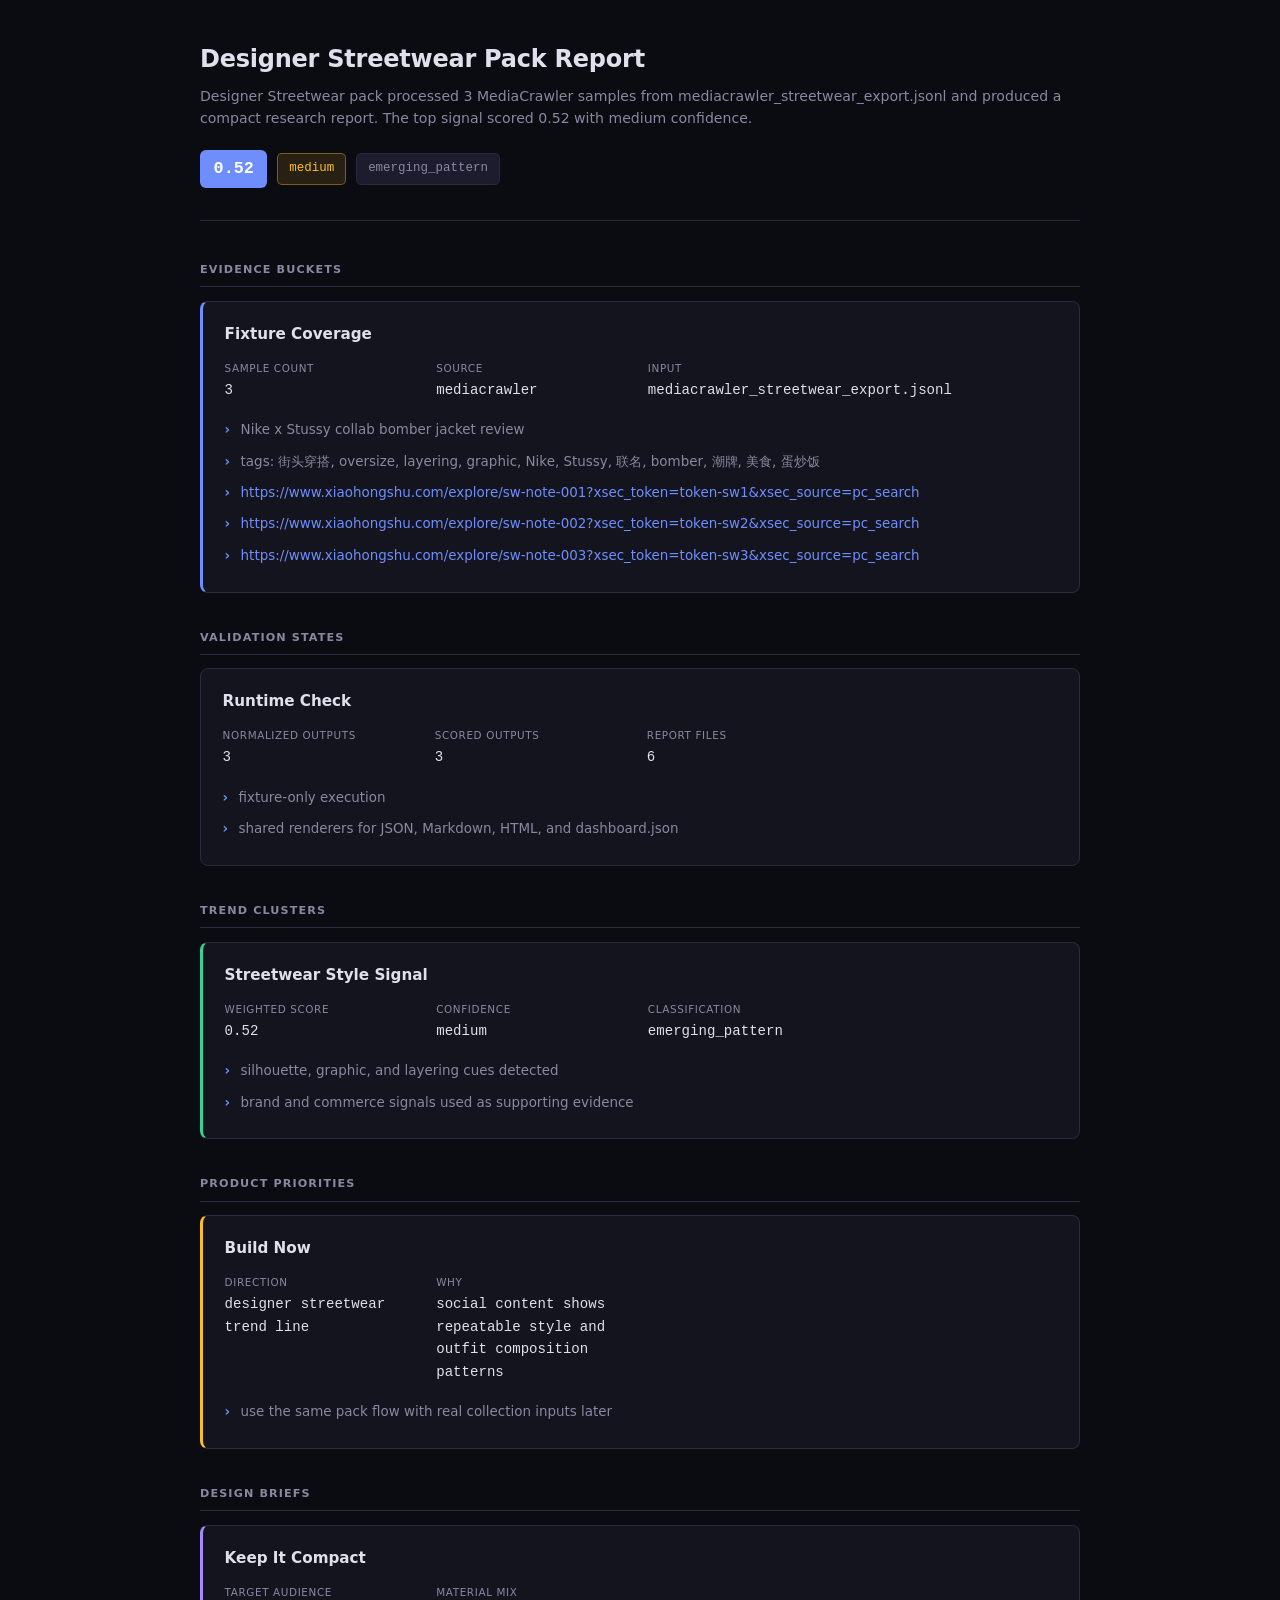
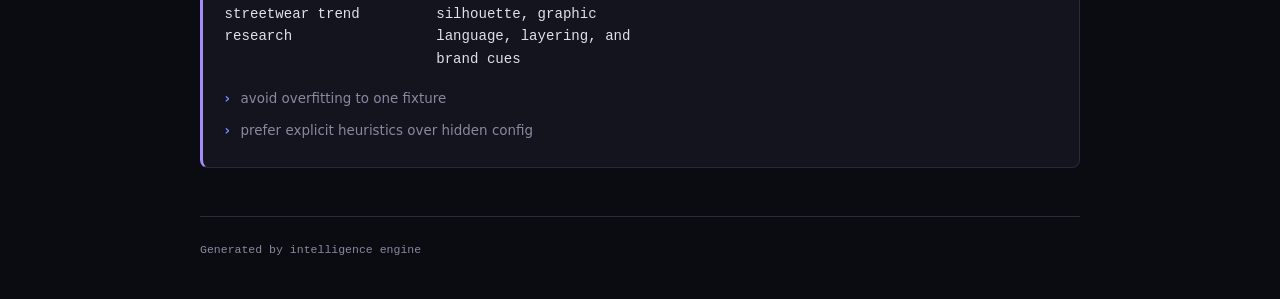
<file: output/streetwear/report.html>
<!doctype html>
<html lang="en">
<head>
  <meta charset="utf-8">
  <meta name="viewport" content="width=device-width, initial-scale=1">
  <title>Designer Streetwear Pack Report</title>
  <style>
    :root {
      --bg: #0b0b12;
      --surface: #14141f;
      --surface-raised: #1c1c2e;
      --border: #2a2a3c;
      --text: #dfe0ec;
      --text-muted: #8889a0;
      --accent: #6e8efb;
      --green: #34d399;
      --amber: #fbbf24;
      --red: #f87171;
      --purple: #a78bfa;
      --mono: 'SF Mono', 'Cascadia Code', 'Fira Code', 'Consolas', monospace;
      --sans: -apple-system, BlinkMacSystemFont, 'Segoe UI', system-ui, sans-serif;
    }
    *, *::before, *::after { margin: 0; padding: 0; box-sizing: border-box; }
    body { background: var(--bg); color: var(--text); font-family: var(--sans); line-height: 1.6; padding: 2.5rem 1.5rem; }
    main { max-width: 880px; margin: 0 auto; }

    /* Hero */
    .hero { padding-bottom: 2rem; margin-bottom: 2.5rem; border-bottom: 1px solid var(--border); }
    .hero h1 { font-size: 1.5rem; font-weight: 600; letter-spacing: -0.01em; margin-bottom: 0.5rem; }
    .hero .summary { color: var(--text-muted); font-size: 0.88rem; line-height: 1.55; margin-bottom: 1.25rem; }
    .score-bar { display: flex; gap: 0.6rem; flex-wrap: wrap; align-items: center; }
    .badge { display: inline-flex; align-items: center; padding: 0.3rem 0.7rem; border-radius: 5px; font-family: var(--mono); font-size: 0.78rem; font-weight: 500; white-space: nowrap; }
    .badge.score { background: var(--accent); color: #fff; font-size: 1.05rem; font-weight: 700; padding: 0.35rem 0.85rem; border-radius: 6px; }
    .badge.confidence { border: 1px solid var(--border); }
    .badge.confidence-high { background: rgba(52,211,153,0.12); color: var(--green); border-color: rgba(52,211,153,0.4); }
    .badge.confidence-medium { background: rgba(251,191,36,0.12); color: var(--amber); border-color: rgba(251,191,36,0.4); }
    .badge.confidence-low { background: rgba(248,113,113,0.12); color: var(--red); border-color: rgba(248,113,113,0.4); }
    .badge.classification { background: var(--surface-raised); color: var(--text-muted); border: 1px solid var(--border); }

    /* Sections */
    .report-section { margin-bottom: 2.25rem; }
    .report-section h2 { font-size: 0.7rem; text-transform: uppercase; letter-spacing: 0.1em; color: var(--text-muted); margin-bottom: 0.85rem; padding-bottom: 0.45rem; border-bottom: 1px solid var(--border); }

    /* Cards */
    .card { background: var(--surface); border: 1px solid var(--border); border-radius: 8px; padding: 1.25rem 1.35rem; margin-bottom: 0.65rem; }
    .card h3 { font-size: 0.95rem; font-weight: 600; margin-bottom: 0.85rem; }

    /* Field grid */
    .field-grid { display: grid; grid-template-columns: repeat(auto-fill, minmax(180px, 1fr)); gap: 0.85rem; }
    .field-grid:not(:empty) { margin-bottom: 0.85rem; }
    .field { display: flex; flex-direction: column; gap: 0.15rem; }
    .field .label { font-size: 0.65rem; text-transform: uppercase; letter-spacing: 0.06em; color: var(--text-muted); }
    .field .value { font-family: var(--mono); font-size: 0.88rem; }

    /* Bullets */
    .bullets { list-style: none; padding: 0; }
    .bullets li { padding: 0.35rem 0 0.35rem 1rem; position: relative; font-size: 0.84rem; color: var(--text-muted); line-height: 1.5; }
    .bullets li::before { content: '\203A'; position: absolute; left: 0; color: var(--accent); font-weight: 600; }
    .bullets a { color: var(--accent); text-decoration: none; word-break: break-all; }
    .bullets a:hover { text-decoration: underline; }

    /* Section accents */
    .evidence-buckets .card { border-left: 3px solid var(--accent); }
    .trend-clusters .card { border-left: 3px solid var(--green); }
    .product-priorities .card { border-left: 3px solid var(--amber); }
    .design-briefs .card { border-left: 3px solid var(--purple); }

    /* Footer */
    .report-footer { margin-top: 3rem; padding-top: 1.5rem; border-top: 1px solid var(--border); color: var(--text-muted); font-size: 0.72rem; font-family: var(--mono); }

    @media (max-width: 640px) {
      body { padding: 1.25rem 1rem; }
      .field-grid { grid-template-columns: 1fr 1fr; }
      .hero h1 { font-size: 1.25rem; }
    }
  </style>
</head>
<body>
  <main>
    <header class="hero">
      <h1>Designer Streetwear Pack Report</h1>
      <p class="summary">Designer Streetwear pack processed 3 MediaCrawler samples from mediacrawler_streetwear_export.jsonl and produced a compact research report. The top signal scored 0.52 with medium confidence.</p>
      <div class="score-bar"><span class="badge score">0.52</span><span class="badge confidence confidence-medium">medium</span><span class="badge classification">emerging_pattern</span></div>
    </header>
    <section class="report-section evidence-buckets"><h2>Evidence Buckets</h2><div class="card"><h3>Fixture Coverage</h3><div class="field-grid"><div class="field"><span class="label">sample count</span><span class="value">3</span></div><div class="field"><span class="label">source</span><span class="value">mediacrawler</span></div><div class="field"><span class="label">input</span><span class="value">mediacrawler_streetwear_export.jsonl</span></div></div><ul class="bullets"><li>Nike x Stussy collab bomber jacket review</li><li>tags: 街头穿搭, oversize, layering, graphic, Nike, Stussy, 联名, bomber, 潮牌, 美食, 蛋炒饭</li><li><a href="https://www.xiaohongshu.com/explore/sw-note-001?xsec_token=token-sw1&amp;xsec_source=pc_search" target="_blank" rel="noopener">https://www.xiaohongshu.com/explore/sw-note-001?xsec_token=token-sw1&amp;xsec_source=pc_search</a></li><li><a href="https://www.xiaohongshu.com/explore/sw-note-002?xsec_token=token-sw2&amp;xsec_source=pc_search" target="_blank" rel="noopener">https://www.xiaohongshu.com/explore/sw-note-002?xsec_token=token-sw2&amp;xsec_source=pc_search</a></li><li><a href="https://www.xiaohongshu.com/explore/sw-note-003?xsec_token=token-sw3&amp;xsec_source=pc_search" target="_blank" rel="noopener">https://www.xiaohongshu.com/explore/sw-note-003?xsec_token=token-sw3&amp;xsec_source=pc_search</a></li></ul></div></section><section class="report-section validation-states"><h2>Validation States</h2><div class="card"><h3>Runtime Check</h3><div class="field-grid"><div class="field"><span class="label">normalized outputs</span><span class="value">3</span></div><div class="field"><span class="label">scored outputs</span><span class="value">3</span></div><div class="field"><span class="label">report files</span><span class="value">6</span></div></div><ul class="bullets"><li>fixture-only execution</li><li>shared renderers for JSON, Markdown, HTML, and dashboard.json</li></ul></div></section><section class="report-section trend-clusters"><h2>Trend Clusters</h2><div class="card"><h3>Streetwear Style Signal</h3><div class="field-grid"><div class="field"><span class="label">weighted score</span><span class="value">0.52</span></div><div class="field"><span class="label">confidence</span><span class="value">medium</span></div><div class="field"><span class="label">classification</span><span class="value">emerging_pattern</span></div></div><ul class="bullets"><li>silhouette, graphic, and layering cues detected</li><li>brand and commerce signals used as supporting evidence</li></ul></div></section><section class="report-section product-priorities"><h2>Product Priorities</h2><div class="card"><h3>Build Now</h3><div class="field-grid"><div class="field"><span class="label">direction</span><span class="value">designer streetwear trend line</span></div><div class="field"><span class="label">why</span><span class="value">social content shows repeatable style and outfit composition patterns</span></div></div><ul class="bullets"><li>use the same pack flow with real collection inputs later</li></ul></div></section><section class="report-section design-briefs"><h2>Design Briefs</h2><div class="card"><h3>Keep It Compact</h3><div class="field-grid"><div class="field"><span class="label">target audience</span><span class="value">streetwear trend research</span></div><div class="field"><span class="label">material mix</span><span class="value">silhouette, graphic language, layering, and brand cues</span></div></div><ul class="bullets"><li>avoid overfitting to one fixture</li><li>prefer explicit heuristics over hidden config</li></ul></div></section>
    <footer class="report-footer">
      Generated by intelligence engine
    </footer>
  </main>
</body>
</html>
</file>
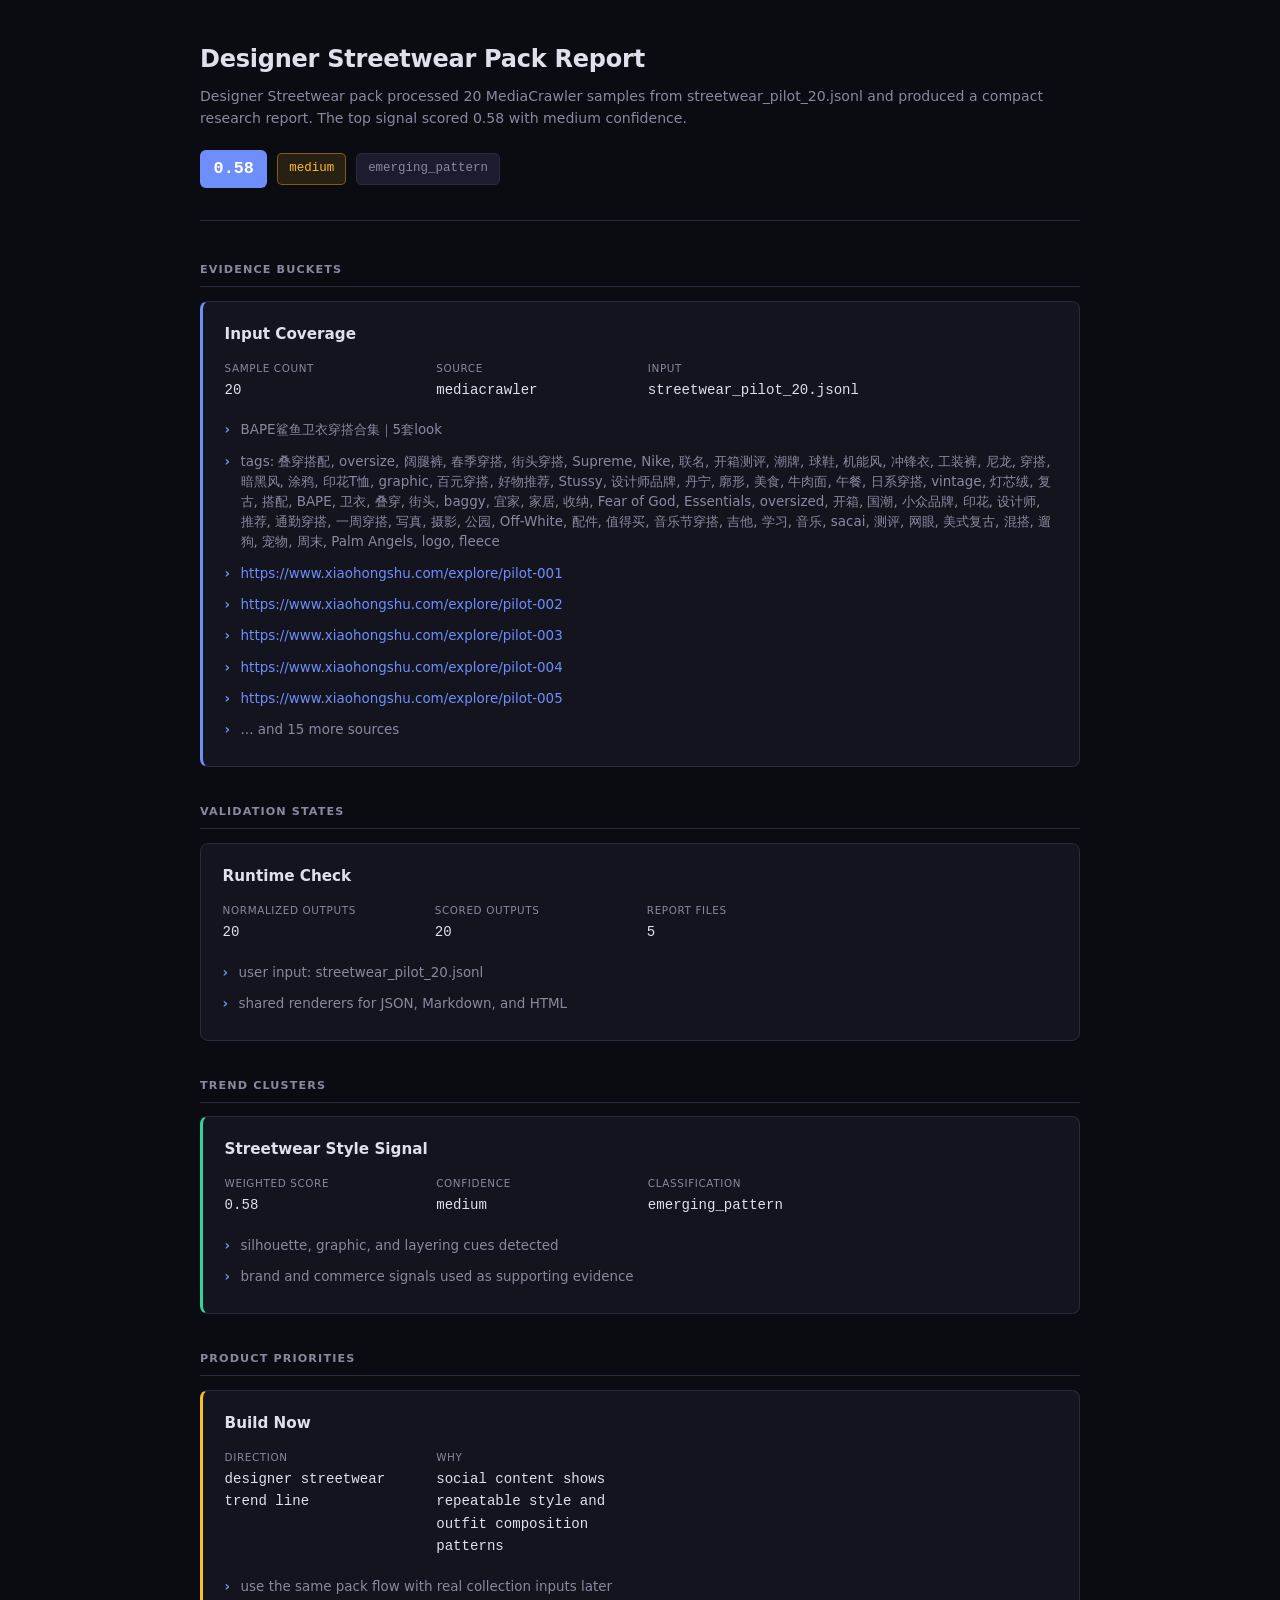
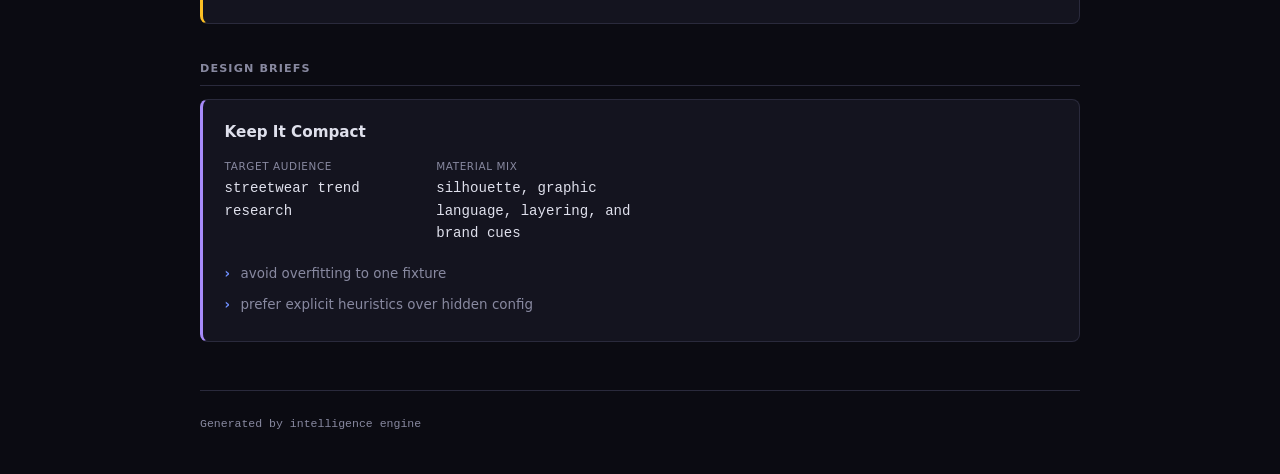
<file: examples/designer_streetwear/pilot_output/report.html>
<!doctype html>
<html lang="en">
<head>
  <meta charset="utf-8">
  <meta name="viewport" content="width=device-width, initial-scale=1">
  <title>Designer Streetwear Pack Report</title>
  <style>
    :root {
      --bg: #0b0b12;
      --surface: #14141f;
      --surface-raised: #1c1c2e;
      --border: #2a2a3c;
      --text: #dfe0ec;
      --text-muted: #8889a0;
      --accent: #6e8efb;
      --green: #34d399;
      --amber: #fbbf24;
      --red: #f87171;
      --purple: #a78bfa;
      --mono: 'SF Mono', 'Cascadia Code', 'Fira Code', 'Consolas', monospace;
      --sans: -apple-system, BlinkMacSystemFont, 'Segoe UI', system-ui, sans-serif;
    }
    *, *::before, *::after { margin: 0; padding: 0; box-sizing: border-box; }
    body { background: var(--bg); color: var(--text); font-family: var(--sans); line-height: 1.6; padding: 2.5rem 1.5rem; }
    main { max-width: 880px; margin: 0 auto; }

    /* Hero */
    .hero { padding-bottom: 2rem; margin-bottom: 2.5rem; border-bottom: 1px solid var(--border); }
    .hero h1 { font-size: 1.5rem; font-weight: 600; letter-spacing: -0.01em; margin-bottom: 0.5rem; }
    .hero .summary { color: var(--text-muted); font-size: 0.88rem; line-height: 1.55; margin-bottom: 1.25rem; }
    .score-bar { display: flex; gap: 0.6rem; flex-wrap: wrap; align-items: center; }
    .badge { display: inline-flex; align-items: center; padding: 0.3rem 0.7rem; border-radius: 5px; font-family: var(--mono); font-size: 0.78rem; font-weight: 500; white-space: nowrap; }
    .badge.score { background: var(--accent); color: #fff; font-size: 1.05rem; font-weight: 700; padding: 0.35rem 0.85rem; border-radius: 6px; }
    .badge.confidence { border: 1px solid var(--border); }
    .badge.confidence-high { background: rgba(52,211,153,0.12); color: var(--green); border-color: rgba(52,211,153,0.4); }
    .badge.confidence-medium { background: rgba(251,191,36,0.12); color: var(--amber); border-color: rgba(251,191,36,0.4); }
    .badge.confidence-low { background: rgba(248,113,113,0.12); color: var(--red); border-color: rgba(248,113,113,0.4); }
    .badge.classification { background: var(--surface-raised); color: var(--text-muted); border: 1px solid var(--border); }

    /* Sections */
    .report-section { margin-bottom: 2.25rem; }
    .report-section h2 { font-size: 0.7rem; text-transform: uppercase; letter-spacing: 0.1em; color: var(--text-muted); margin-bottom: 0.85rem; padding-bottom: 0.45rem; border-bottom: 1px solid var(--border); }

    /* Cards */
    .card { background: var(--surface); border: 1px solid var(--border); border-radius: 8px; padding: 1.25rem 1.35rem; margin-bottom: 0.65rem; }
    .card h3 { font-size: 0.95rem; font-weight: 600; margin-bottom: 0.85rem; }

    /* Field grid */
    .field-grid { display: grid; grid-template-columns: repeat(auto-fill, minmax(180px, 1fr)); gap: 0.85rem; }
    .field-grid:not(:empty) { margin-bottom: 0.85rem; }
    .field { display: flex; flex-direction: column; gap: 0.15rem; }
    .field .label { font-size: 0.65rem; text-transform: uppercase; letter-spacing: 0.06em; color: var(--text-muted); }
    .field .value { font-family: var(--mono); font-size: 0.88rem; }

    /* Bullets */
    .bullets { list-style: none; padding: 0; }
    .bullets li { padding: 0.35rem 0 0.35rem 1rem; position: relative; font-size: 0.84rem; color: var(--text-muted); line-height: 1.5; }
    .bullets li::before { content: '\203A'; position: absolute; left: 0; color: var(--accent); font-weight: 600; }
    .bullets a { color: var(--accent); text-decoration: none; word-break: break-all; }
    .bullets a:hover { text-decoration: underline; }

    /* Section accents */
    .evidence-buckets .card { border-left: 3px solid var(--accent); }
    .trend-clusters .card { border-left: 3px solid var(--green); }
    .product-priorities .card { border-left: 3px solid var(--amber); }
    .design-briefs .card { border-left: 3px solid var(--purple); }

    /* Footer */
    .report-footer { margin-top: 3rem; padding-top: 1.5rem; border-top: 1px solid var(--border); color: var(--text-muted); font-size: 0.72rem; font-family: var(--mono); }

    @media (max-width: 640px) {
      body { padding: 1.25rem 1rem; }
      .field-grid { grid-template-columns: 1fr 1fr; }
      .hero h1 { font-size: 1.25rem; }
    }
  </style>
</head>
<body>
  <main>
    <header class="hero">
      <h1>Designer Streetwear Pack Report</h1>
      <p class="summary">Designer Streetwear pack processed 20 MediaCrawler samples from streetwear_pilot_20.jsonl and produced a compact research report. The top signal scored 0.58 with medium confidence.</p>
      <div class="score-bar"><span class="badge score">0.58</span><span class="badge confidence confidence-medium">medium</span><span class="badge classification">emerging_pattern</span></div>
    </header>
    <section class="report-section evidence-buckets"><h2>Evidence Buckets</h2><div class="card"><h3>Input Coverage</h3><div class="field-grid"><div class="field"><span class="label">sample count</span><span class="value">20</span></div><div class="field"><span class="label">source</span><span class="value">mediacrawler</span></div><div class="field"><span class="label">input</span><span class="value">streetwear_pilot_20.jsonl</span></div></div><ul class="bullets"><li>BAPE鲨鱼卫衣穿搭合集｜5套look</li><li>tags: 叠穿搭配, oversize, 阔腿裤, 春季穿搭, 街头穿搭, Supreme, Nike, 联名, 开箱测评, 潮牌, 球鞋, 机能风, 冲锋衣, 工装裤, 尼龙, 穿搭, 暗黑风, 涂鸦, 印花T恤, graphic, 百元穿搭, 好物推荐, Stussy, 设计师品牌, 丹宁, 廓形, 美食, 牛肉面, 午餐, 日系穿搭, vintage, 灯芯绒, 复古, 搭配, BAPE, 卫衣, 叠穿, 街头, baggy, 宜家, 家居, 收纳, Fear of God, Essentials, oversized, 开箱, 国潮, 小众品牌, 印花, 设计师, 推荐, 通勤穿搭, 一周穿搭, 写真, 摄影, 公园, Off-White, 配件, 值得买, 音乐节穿搭, 吉他, 学习, 音乐, sacai, 测评, 网眼, 美式复古, 混搭, 遛狗, 宠物, 周末, Palm Angels, logo, fleece</li><li><a href="https://www.xiaohongshu.com/explore/pilot-001" target="_blank" rel="noopener">https://www.xiaohongshu.com/explore/pilot-001</a></li><li><a href="https://www.xiaohongshu.com/explore/pilot-002" target="_blank" rel="noopener">https://www.xiaohongshu.com/explore/pilot-002</a></li><li><a href="https://www.xiaohongshu.com/explore/pilot-003" target="_blank" rel="noopener">https://www.xiaohongshu.com/explore/pilot-003</a></li><li><a href="https://www.xiaohongshu.com/explore/pilot-004" target="_blank" rel="noopener">https://www.xiaohongshu.com/explore/pilot-004</a></li><li><a href="https://www.xiaohongshu.com/explore/pilot-005" target="_blank" rel="noopener">https://www.xiaohongshu.com/explore/pilot-005</a></li><li>... and 15 more sources</li></ul></div></section><section class="report-section validation-states"><h2>Validation States</h2><div class="card"><h3>Runtime Check</h3><div class="field-grid"><div class="field"><span class="label">normalized outputs</span><span class="value">20</span></div><div class="field"><span class="label">scored outputs</span><span class="value">20</span></div><div class="field"><span class="label">report files</span><span class="value">5</span></div></div><ul class="bullets"><li>user input: streetwear_pilot_20.jsonl</li><li>shared renderers for JSON, Markdown, and HTML</li></ul></div></section><section class="report-section trend-clusters"><h2>Trend Clusters</h2><div class="card"><h3>Streetwear Style Signal</h3><div class="field-grid"><div class="field"><span class="label">weighted score</span><span class="value">0.58</span></div><div class="field"><span class="label">confidence</span><span class="value">medium</span></div><div class="field"><span class="label">classification</span><span class="value">emerging_pattern</span></div></div><ul class="bullets"><li>silhouette, graphic, and layering cues detected</li><li>brand and commerce signals used as supporting evidence</li></ul></div></section><section class="report-section product-priorities"><h2>Product Priorities</h2><div class="card"><h3>Build Now</h3><div class="field-grid"><div class="field"><span class="label">direction</span><span class="value">designer streetwear trend line</span></div><div class="field"><span class="label">why</span><span class="value">social content shows repeatable style and outfit composition patterns</span></div></div><ul class="bullets"><li>use the same pack flow with real collection inputs later</li></ul></div></section><section class="report-section design-briefs"><h2>Design Briefs</h2><div class="card"><h3>Keep It Compact</h3><div class="field-grid"><div class="field"><span class="label">target audience</span><span class="value">streetwear trend research</span></div><div class="field"><span class="label">material mix</span><span class="value">silhouette, graphic language, layering, and brand cues</span></div></div><ul class="bullets"><li>avoid overfitting to one fixture</li><li>prefer explicit heuristics over hidden config</li></ul></div></section>
    <footer class="report-footer">
      Generated by intelligence engine
    </footer>
  </main>
</body>
</html>
</file>
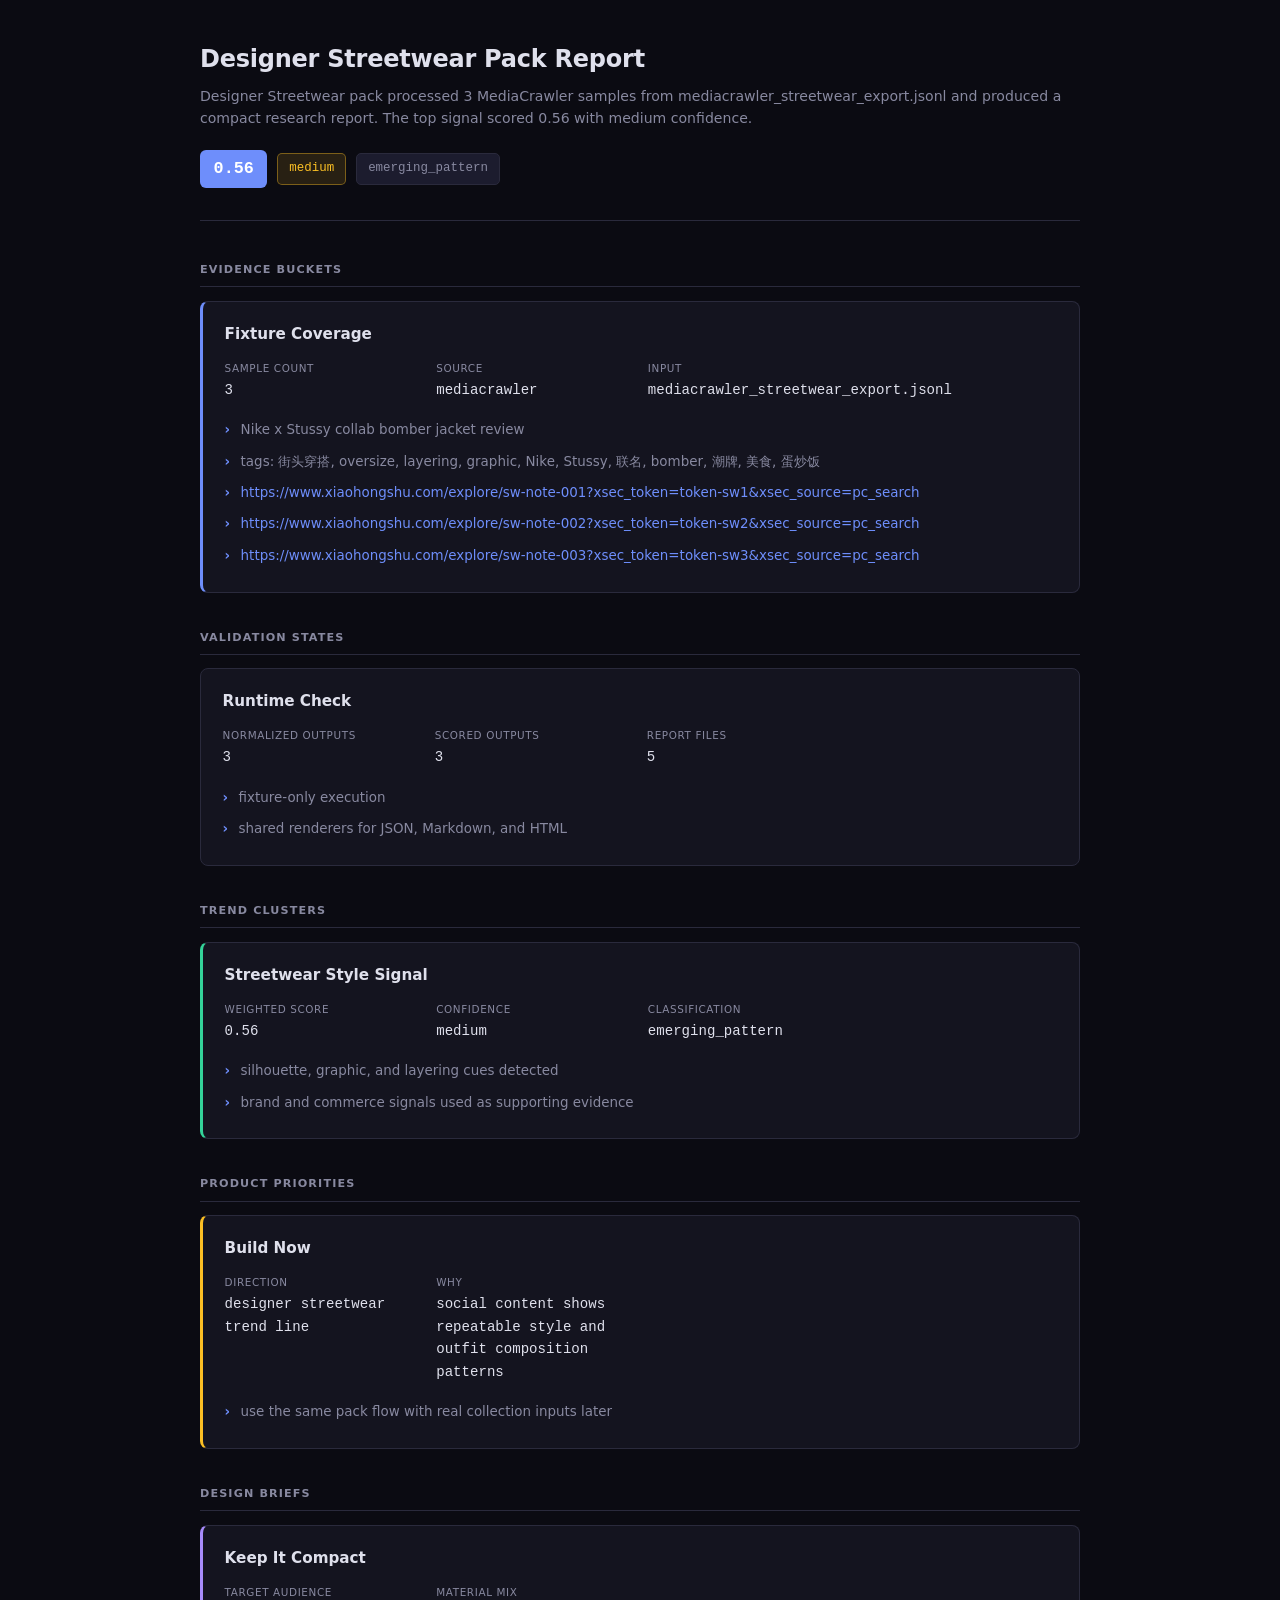
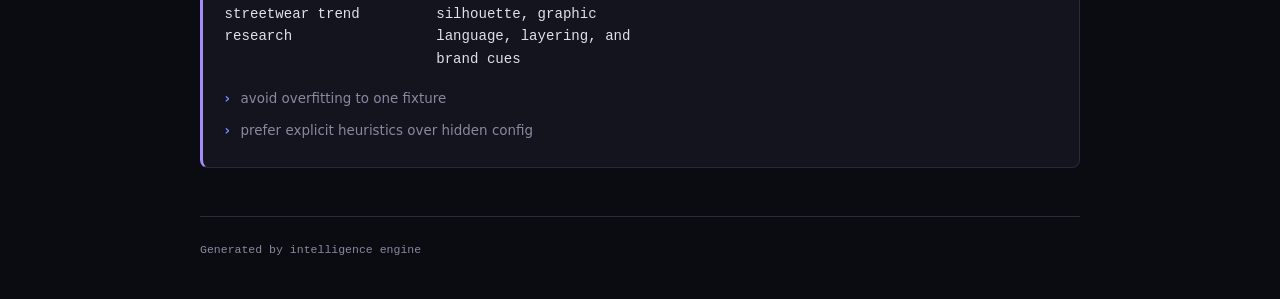
<file: examples/designer_streetwear/sample_output/report.html>
<!doctype html>
<html lang="en">
<head>
  <meta charset="utf-8">
  <meta name="viewport" content="width=device-width, initial-scale=1">
  <title>Designer Streetwear Pack Report</title>
  <style>
    :root {
      --bg: #0b0b12;
      --surface: #14141f;
      --surface-raised: #1c1c2e;
      --border: #2a2a3c;
      --text: #dfe0ec;
      --text-muted: #8889a0;
      --accent: #6e8efb;
      --green: #34d399;
      --amber: #fbbf24;
      --red: #f87171;
      --purple: #a78bfa;
      --mono: 'SF Mono', 'Cascadia Code', 'Fira Code', 'Consolas', monospace;
      --sans: -apple-system, BlinkMacSystemFont, 'Segoe UI', system-ui, sans-serif;
    }
    *, *::before, *::after { margin: 0; padding: 0; box-sizing: border-box; }
    body { background: var(--bg); color: var(--text); font-family: var(--sans); line-height: 1.6; padding: 2.5rem 1.5rem; }
    main { max-width: 880px; margin: 0 auto; }

    /* Hero */
    .hero { padding-bottom: 2rem; margin-bottom: 2.5rem; border-bottom: 1px solid var(--border); }
    .hero h1 { font-size: 1.5rem; font-weight: 600; letter-spacing: -0.01em; margin-bottom: 0.5rem; }
    .hero .summary { color: var(--text-muted); font-size: 0.88rem; line-height: 1.55; margin-bottom: 1.25rem; }
    .score-bar { display: flex; gap: 0.6rem; flex-wrap: wrap; align-items: center; }
    .badge { display: inline-flex; align-items: center; padding: 0.3rem 0.7rem; border-radius: 5px; font-family: var(--mono); font-size: 0.78rem; font-weight: 500; white-space: nowrap; }
    .badge.score { background: var(--accent); color: #fff; font-size: 1.05rem; font-weight: 700; padding: 0.35rem 0.85rem; border-radius: 6px; }
    .badge.confidence { border: 1px solid var(--border); }
    .badge.confidence-high { background: rgba(52,211,153,0.12); color: var(--green); border-color: rgba(52,211,153,0.4); }
    .badge.confidence-medium { background: rgba(251,191,36,0.12); color: var(--amber); border-color: rgba(251,191,36,0.4); }
    .badge.confidence-low { background: rgba(248,113,113,0.12); color: var(--red); border-color: rgba(248,113,113,0.4); }
    .badge.classification { background: var(--surface-raised); color: var(--text-muted); border: 1px solid var(--border); }

    /* Sections */
    .report-section { margin-bottom: 2.25rem; }
    .report-section h2 { font-size: 0.7rem; text-transform: uppercase; letter-spacing: 0.1em; color: var(--text-muted); margin-bottom: 0.85rem; padding-bottom: 0.45rem; border-bottom: 1px solid var(--border); }

    /* Cards */
    .card { background: var(--surface); border: 1px solid var(--border); border-radius: 8px; padding: 1.25rem 1.35rem; margin-bottom: 0.65rem; }
    .card h3 { font-size: 0.95rem; font-weight: 600; margin-bottom: 0.85rem; }

    /* Field grid */
    .field-grid { display: grid; grid-template-columns: repeat(auto-fill, minmax(180px, 1fr)); gap: 0.85rem; }
    .field-grid:not(:empty) { margin-bottom: 0.85rem; }
    .field { display: flex; flex-direction: column; gap: 0.15rem; }
    .field .label { font-size: 0.65rem; text-transform: uppercase; letter-spacing: 0.06em; color: var(--text-muted); }
    .field .value { font-family: var(--mono); font-size: 0.88rem; }

    /* Bullets */
    .bullets { list-style: none; padding: 0; }
    .bullets li { padding: 0.35rem 0 0.35rem 1rem; position: relative; font-size: 0.84rem; color: var(--text-muted); line-height: 1.5; }
    .bullets li::before { content: '\203A'; position: absolute; left: 0; color: var(--accent); font-weight: 600; }
    .bullets a { color: var(--accent); text-decoration: none; word-break: break-all; }
    .bullets a:hover { text-decoration: underline; }

    /* Section accents */
    .evidence-buckets .card { border-left: 3px solid var(--accent); }
    .trend-clusters .card { border-left: 3px solid var(--green); }
    .product-priorities .card { border-left: 3px solid var(--amber); }
    .design-briefs .card { border-left: 3px solid var(--purple); }

    /* Footer */
    .report-footer { margin-top: 3rem; padding-top: 1.5rem; border-top: 1px solid var(--border); color: var(--text-muted); font-size: 0.72rem; font-family: var(--mono); }

    @media (max-width: 640px) {
      body { padding: 1.25rem 1rem; }
      .field-grid { grid-template-columns: 1fr 1fr; }
      .hero h1 { font-size: 1.25rem; }
    }
  </style>
</head>
<body>
  <main>
    <header class="hero">
      <h1>Designer Streetwear Pack Report</h1>
      <p class="summary">Designer Streetwear pack processed 3 MediaCrawler samples from mediacrawler_streetwear_export.jsonl and produced a compact research report. The top signal scored 0.56 with medium confidence.</p>
      <div class="score-bar"><span class="badge score">0.56</span><span class="badge confidence confidence-medium">medium</span><span class="badge classification">emerging_pattern</span></div>
    </header>
    <section class="report-section evidence-buckets"><h2>Evidence Buckets</h2><div class="card"><h3>Fixture Coverage</h3><div class="field-grid"><div class="field"><span class="label">sample count</span><span class="value">3</span></div><div class="field"><span class="label">source</span><span class="value">mediacrawler</span></div><div class="field"><span class="label">input</span><span class="value">mediacrawler_streetwear_export.jsonl</span></div></div><ul class="bullets"><li>Nike x Stussy collab bomber jacket review</li><li>tags: 街头穿搭, oversize, layering, graphic, Nike, Stussy, 联名, bomber, 潮牌, 美食, 蛋炒饭</li><li><a href="https://www.xiaohongshu.com/explore/sw-note-001?xsec_token=token-sw1&amp;xsec_source=pc_search" target="_blank" rel="noopener">https://www.xiaohongshu.com/explore/sw-note-001?xsec_token=token-sw1&amp;xsec_source=pc_search</a></li><li><a href="https://www.xiaohongshu.com/explore/sw-note-002?xsec_token=token-sw2&amp;xsec_source=pc_search" target="_blank" rel="noopener">https://www.xiaohongshu.com/explore/sw-note-002?xsec_token=token-sw2&amp;xsec_source=pc_search</a></li><li><a href="https://www.xiaohongshu.com/explore/sw-note-003?xsec_token=token-sw3&amp;xsec_source=pc_search" target="_blank" rel="noopener">https://www.xiaohongshu.com/explore/sw-note-003?xsec_token=token-sw3&amp;xsec_source=pc_search</a></li></ul></div></section><section class="report-section validation-states"><h2>Validation States</h2><div class="card"><h3>Runtime Check</h3><div class="field-grid"><div class="field"><span class="label">normalized outputs</span><span class="value">3</span></div><div class="field"><span class="label">scored outputs</span><span class="value">3</span></div><div class="field"><span class="label">report files</span><span class="value">5</span></div></div><ul class="bullets"><li>fixture-only execution</li><li>shared renderers for JSON, Markdown, and HTML</li></ul></div></section><section class="report-section trend-clusters"><h2>Trend Clusters</h2><div class="card"><h3>Streetwear Style Signal</h3><div class="field-grid"><div class="field"><span class="label">weighted score</span><span class="value">0.56</span></div><div class="field"><span class="label">confidence</span><span class="value">medium</span></div><div class="field"><span class="label">classification</span><span class="value">emerging_pattern</span></div></div><ul class="bullets"><li>silhouette, graphic, and layering cues detected</li><li>brand and commerce signals used as supporting evidence</li></ul></div></section><section class="report-section product-priorities"><h2>Product Priorities</h2><div class="card"><h3>Build Now</h3><div class="field-grid"><div class="field"><span class="label">direction</span><span class="value">designer streetwear trend line</span></div><div class="field"><span class="label">why</span><span class="value">social content shows repeatable style and outfit composition patterns</span></div></div><ul class="bullets"><li>use the same pack flow with real collection inputs later</li></ul></div></section><section class="report-section design-briefs"><h2>Design Briefs</h2><div class="card"><h3>Keep It Compact</h3><div class="field-grid"><div class="field"><span class="label">target audience</span><span class="value">streetwear trend research</span></div><div class="field"><span class="label">material mix</span><span class="value">silhouette, graphic language, layering, and brand cues</span></div></div><ul class="bullets"><li>avoid overfitting to one fixture</li><li>prefer explicit heuristics over hidden config</li></ul></div></section>
    <footer class="report-footer">
      Generated by intelligence engine
    </footer>
  </main>
</body>
</html>
</file>
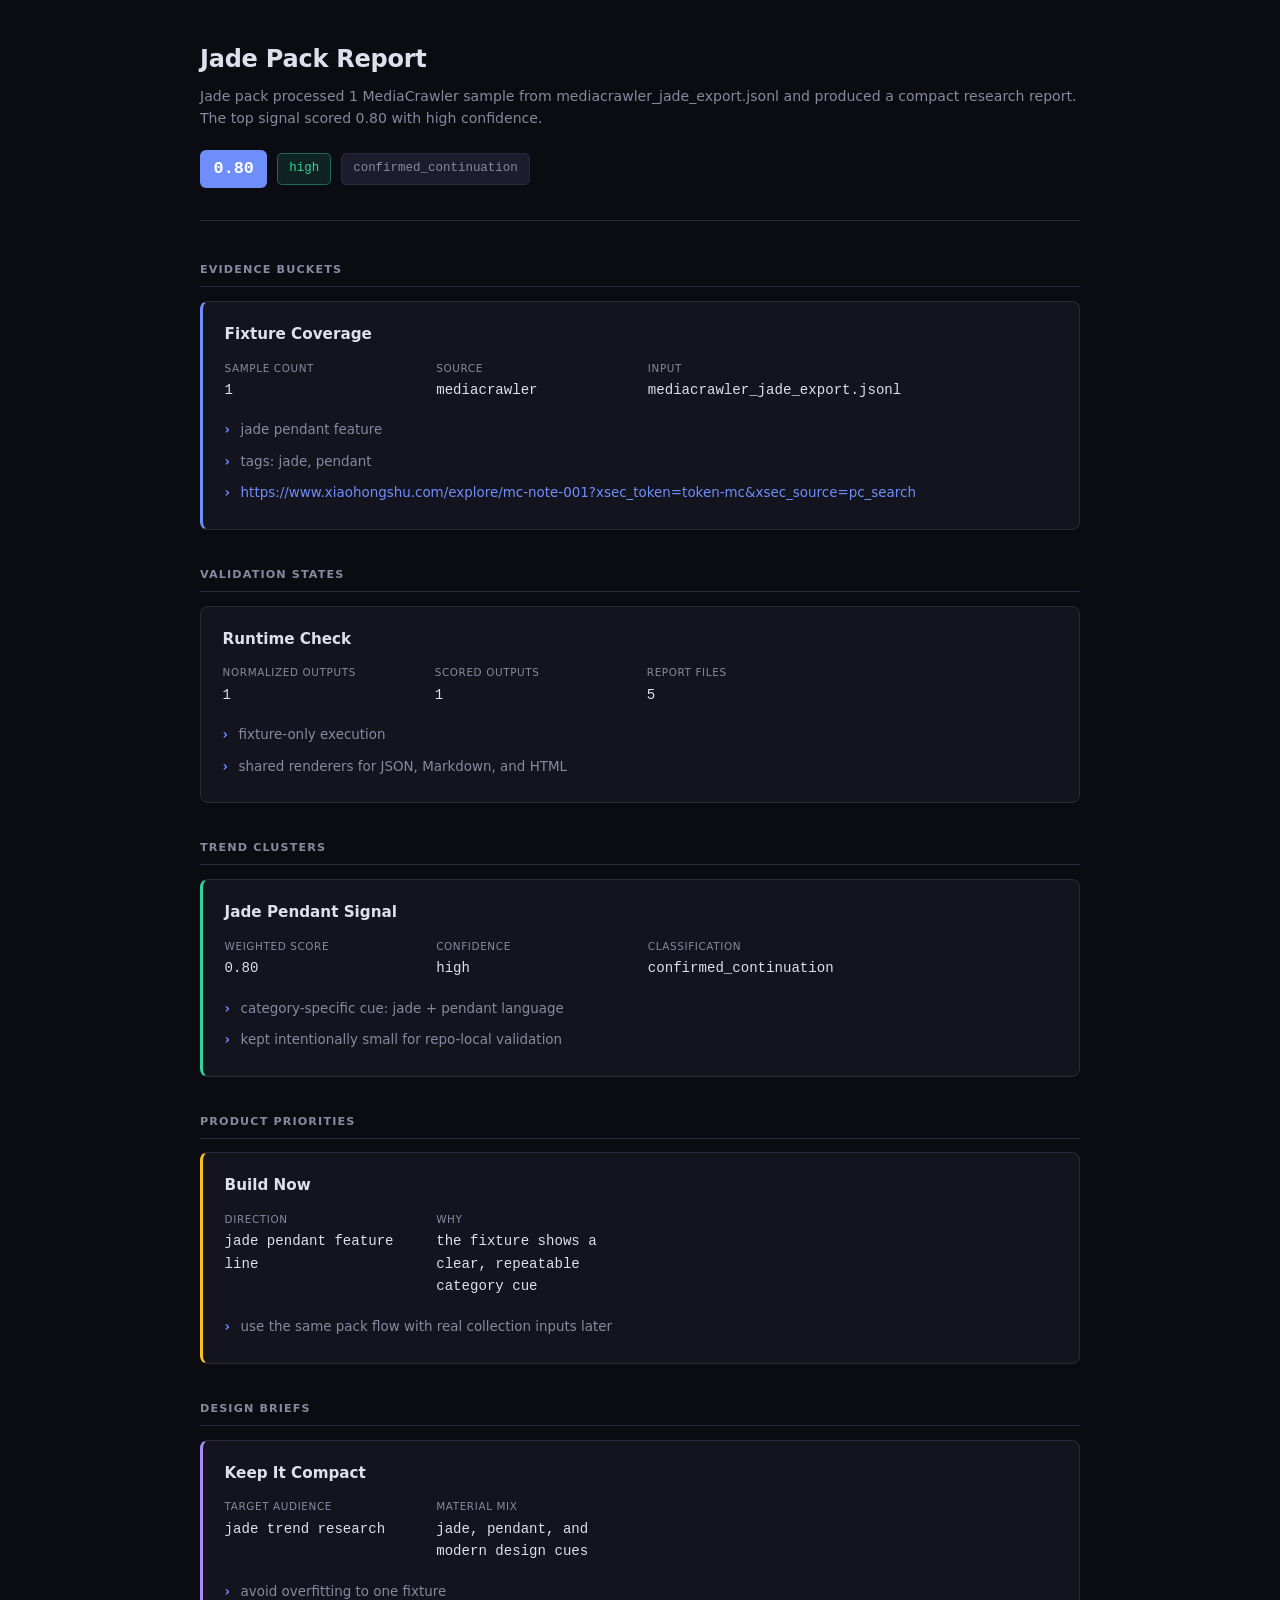
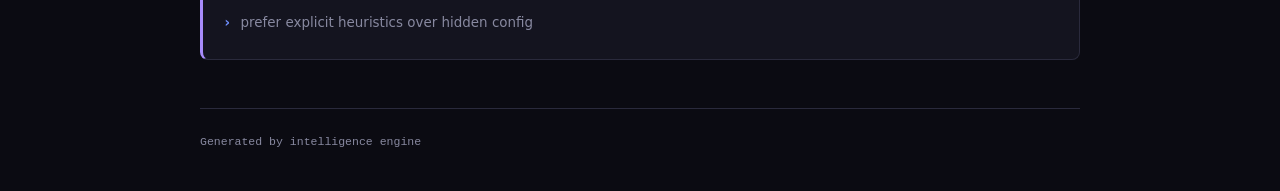
<file: examples/jade/sample_output/report.html>
<!doctype html>
<html lang="en">
<head>
  <meta charset="utf-8">
  <meta name="viewport" content="width=device-width, initial-scale=1">
  <title>Jade Pack Report</title>
  <style>
    :root {
      --bg: #0b0b12;
      --surface: #14141f;
      --surface-raised: #1c1c2e;
      --border: #2a2a3c;
      --text: #dfe0ec;
      --text-muted: #8889a0;
      --accent: #6e8efb;
      --green: #34d399;
      --amber: #fbbf24;
      --red: #f87171;
      --purple: #a78bfa;
      --mono: 'SF Mono', 'Cascadia Code', 'Fira Code', 'Consolas', monospace;
      --sans: -apple-system, BlinkMacSystemFont, 'Segoe UI', system-ui, sans-serif;
    }
    *, *::before, *::after { margin: 0; padding: 0; box-sizing: border-box; }
    body { background: var(--bg); color: var(--text); font-family: var(--sans); line-height: 1.6; padding: 2.5rem 1.5rem; }
    main { max-width: 880px; margin: 0 auto; }

    /* Hero */
    .hero { padding-bottom: 2rem; margin-bottom: 2.5rem; border-bottom: 1px solid var(--border); }
    .hero h1 { font-size: 1.5rem; font-weight: 600; letter-spacing: -0.01em; margin-bottom: 0.5rem; }
    .hero .summary { color: var(--text-muted); font-size: 0.88rem; line-height: 1.55; margin-bottom: 1.25rem; }
    .score-bar { display: flex; gap: 0.6rem; flex-wrap: wrap; align-items: center; }
    .badge { display: inline-flex; align-items: center; padding: 0.3rem 0.7rem; border-radius: 5px; font-family: var(--mono); font-size: 0.78rem; font-weight: 500; white-space: nowrap; }
    .badge.score { background: var(--accent); color: #fff; font-size: 1.05rem; font-weight: 700; padding: 0.35rem 0.85rem; border-radius: 6px; }
    .badge.confidence { border: 1px solid var(--border); }
    .badge.confidence-high { background: rgba(52,211,153,0.12); color: var(--green); border-color: rgba(52,211,153,0.4); }
    .badge.confidence-medium { background: rgba(251,191,36,0.12); color: var(--amber); border-color: rgba(251,191,36,0.4); }
    .badge.confidence-low { background: rgba(248,113,113,0.12); color: var(--red); border-color: rgba(248,113,113,0.4); }
    .badge.classification { background: var(--surface-raised); color: var(--text-muted); border: 1px solid var(--border); }

    /* Sections */
    .report-section { margin-bottom: 2.25rem; }
    .report-section h2 { font-size: 0.7rem; text-transform: uppercase; letter-spacing: 0.1em; color: var(--text-muted); margin-bottom: 0.85rem; padding-bottom: 0.45rem; border-bottom: 1px solid var(--border); }

    /* Cards */
    .card { background: var(--surface); border: 1px solid var(--border); border-radius: 8px; padding: 1.25rem 1.35rem; margin-bottom: 0.65rem; }
    .card h3 { font-size: 0.95rem; font-weight: 600; margin-bottom: 0.85rem; }

    /* Field grid */
    .field-grid { display: grid; grid-template-columns: repeat(auto-fill, minmax(180px, 1fr)); gap: 0.85rem; }
    .field-grid:not(:empty) { margin-bottom: 0.85rem; }
    .field { display: flex; flex-direction: column; gap: 0.15rem; }
    .field .label { font-size: 0.65rem; text-transform: uppercase; letter-spacing: 0.06em; color: var(--text-muted); }
    .field .value { font-family: var(--mono); font-size: 0.88rem; }

    /* Bullets */
    .bullets { list-style: none; padding: 0; }
    .bullets li { padding: 0.35rem 0 0.35rem 1rem; position: relative; font-size: 0.84rem; color: var(--text-muted); line-height: 1.5; }
    .bullets li::before { content: '\203A'; position: absolute; left: 0; color: var(--accent); font-weight: 600; }
    .bullets a { color: var(--accent); text-decoration: none; word-break: break-all; }
    .bullets a:hover { text-decoration: underline; }

    /* Section accents */
    .evidence-buckets .card { border-left: 3px solid var(--accent); }
    .trend-clusters .card { border-left: 3px solid var(--green); }
    .product-priorities .card { border-left: 3px solid var(--amber); }
    .design-briefs .card { border-left: 3px solid var(--purple); }

    /* Footer */
    .report-footer { margin-top: 3rem; padding-top: 1.5rem; border-top: 1px solid var(--border); color: var(--text-muted); font-size: 0.72rem; font-family: var(--mono); }

    @media (max-width: 640px) {
      body { padding: 1.25rem 1rem; }
      .field-grid { grid-template-columns: 1fr 1fr; }
      .hero h1 { font-size: 1.25rem; }
    }
  </style>
</head>
<body>
  <main>
    <header class="hero">
      <h1>Jade Pack Report</h1>
      <p class="summary">Jade pack processed 1 MediaCrawler sample from mediacrawler_jade_export.jsonl and produced a compact research report. The top signal scored 0.80 with high confidence.</p>
      <div class="score-bar"><span class="badge score">0.80</span><span class="badge confidence confidence-high">high</span><span class="badge classification">confirmed_continuation</span></div>
    </header>
    <section class="report-section evidence-buckets"><h2>Evidence Buckets</h2><div class="card"><h3>Fixture Coverage</h3><div class="field-grid"><div class="field"><span class="label">sample count</span><span class="value">1</span></div><div class="field"><span class="label">source</span><span class="value">mediacrawler</span></div><div class="field"><span class="label">input</span><span class="value">mediacrawler_jade_export.jsonl</span></div></div><ul class="bullets"><li>jade pendant feature</li><li>tags: jade, pendant</li><li><a href="https://www.xiaohongshu.com/explore/mc-note-001?xsec_token=token-mc&amp;xsec_source=pc_search" target="_blank" rel="noopener">https://www.xiaohongshu.com/explore/mc-note-001?xsec_token=token-mc&amp;xsec_source=pc_search</a></li></ul></div></section><section class="report-section validation-states"><h2>Validation States</h2><div class="card"><h3>Runtime Check</h3><div class="field-grid"><div class="field"><span class="label">normalized outputs</span><span class="value">1</span></div><div class="field"><span class="label">scored outputs</span><span class="value">1</span></div><div class="field"><span class="label">report files</span><span class="value">5</span></div></div><ul class="bullets"><li>fixture-only execution</li><li>shared renderers for JSON, Markdown, and HTML</li></ul></div></section><section class="report-section trend-clusters"><h2>Trend Clusters</h2><div class="card"><h3>Jade Pendant Signal</h3><div class="field-grid"><div class="field"><span class="label">weighted score</span><span class="value">0.80</span></div><div class="field"><span class="label">confidence</span><span class="value">high</span></div><div class="field"><span class="label">classification</span><span class="value">confirmed_continuation</span></div></div><ul class="bullets"><li>category-specific cue: jade + pendant language</li><li>kept intentionally small for repo-local validation</li></ul></div></section><section class="report-section product-priorities"><h2>Product Priorities</h2><div class="card"><h3>Build Now</h3><div class="field-grid"><div class="field"><span class="label">direction</span><span class="value">jade pendant feature line</span></div><div class="field"><span class="label">why</span><span class="value">the fixture shows a clear, repeatable category cue</span></div></div><ul class="bullets"><li>use the same pack flow with real collection inputs later</li></ul></div></section><section class="report-section design-briefs"><h2>Design Briefs</h2><div class="card"><h3>Keep It Compact</h3><div class="field-grid"><div class="field"><span class="label">target audience</span><span class="value">jade trend research</span></div><div class="field"><span class="label">material mix</span><span class="value">jade, pendant, and modern design cues</span></div></div><ul class="bullets"><li>avoid overfitting to one fixture</li><li>prefer explicit heuristics over hidden config</li></ul></div></section>
    <footer class="report-footer">
      Generated by intelligence engine
    </footer>
  </main>
</body>
</html>
</file>
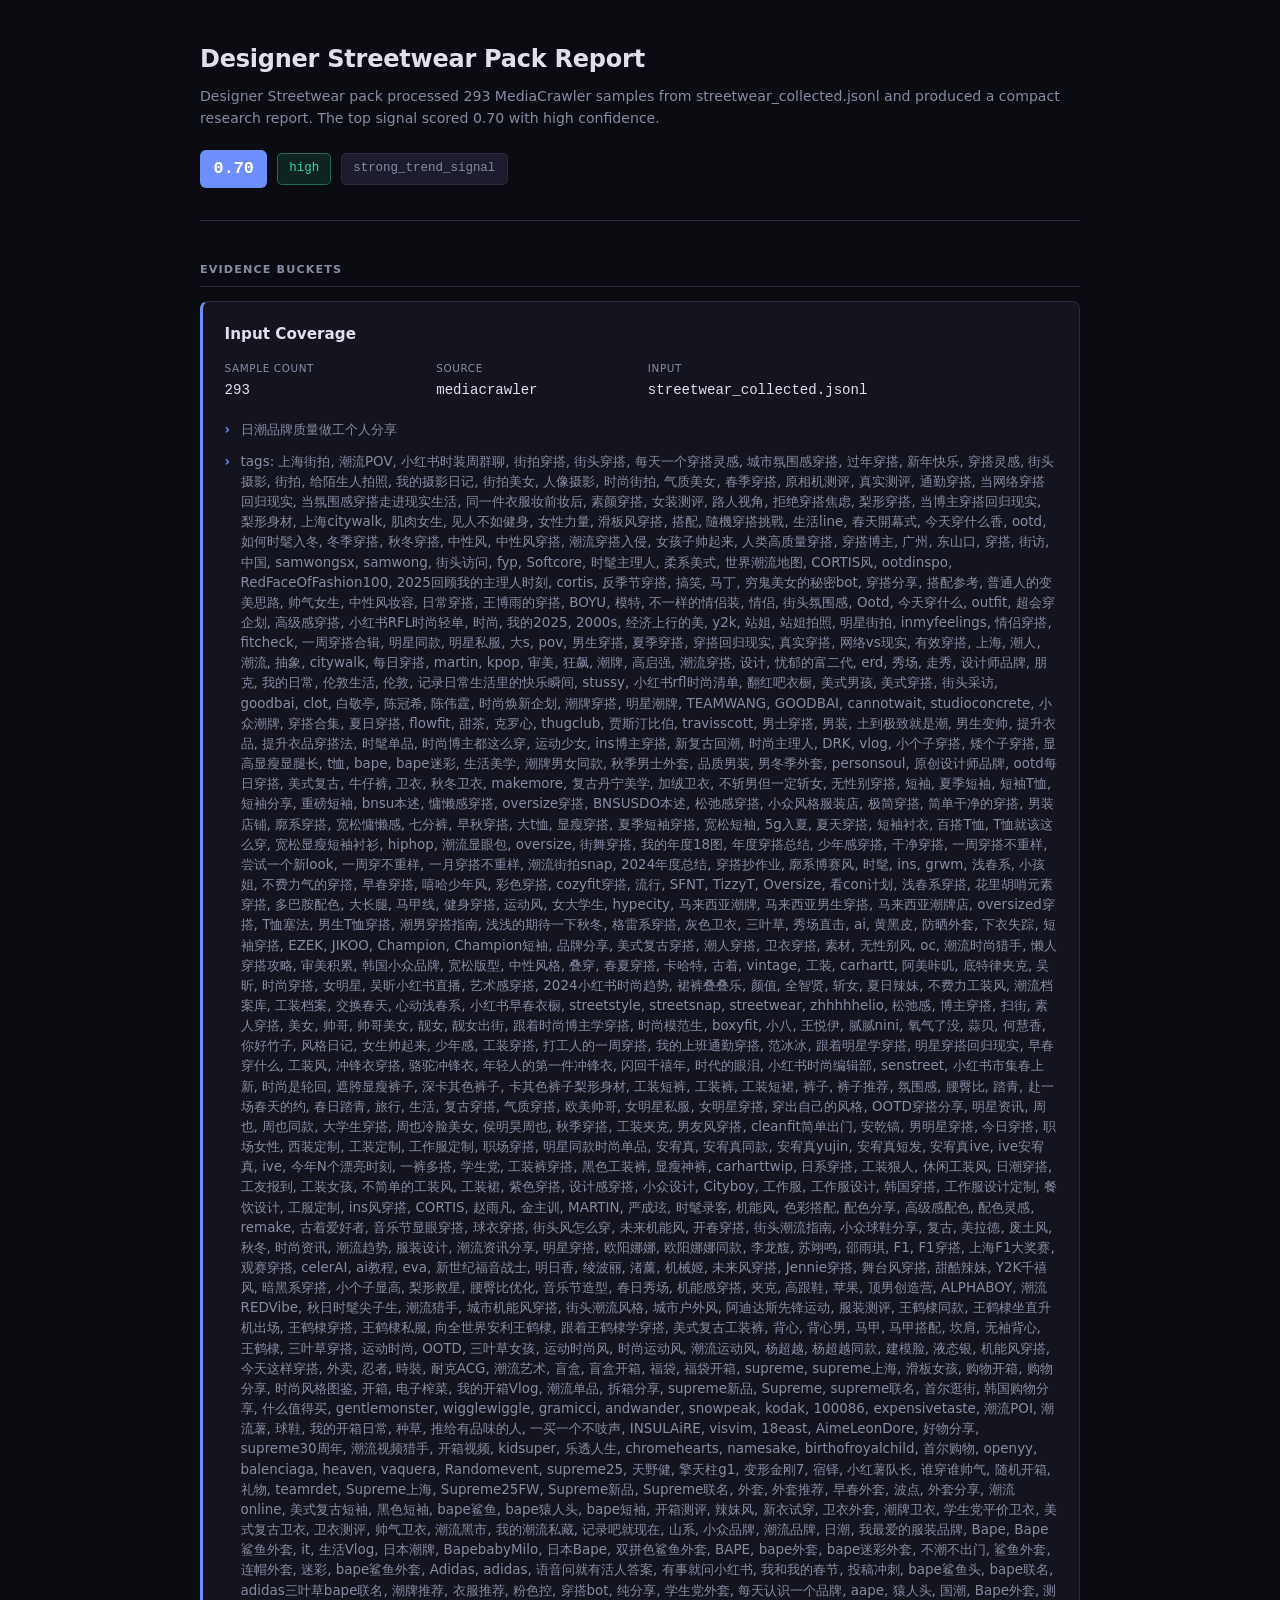
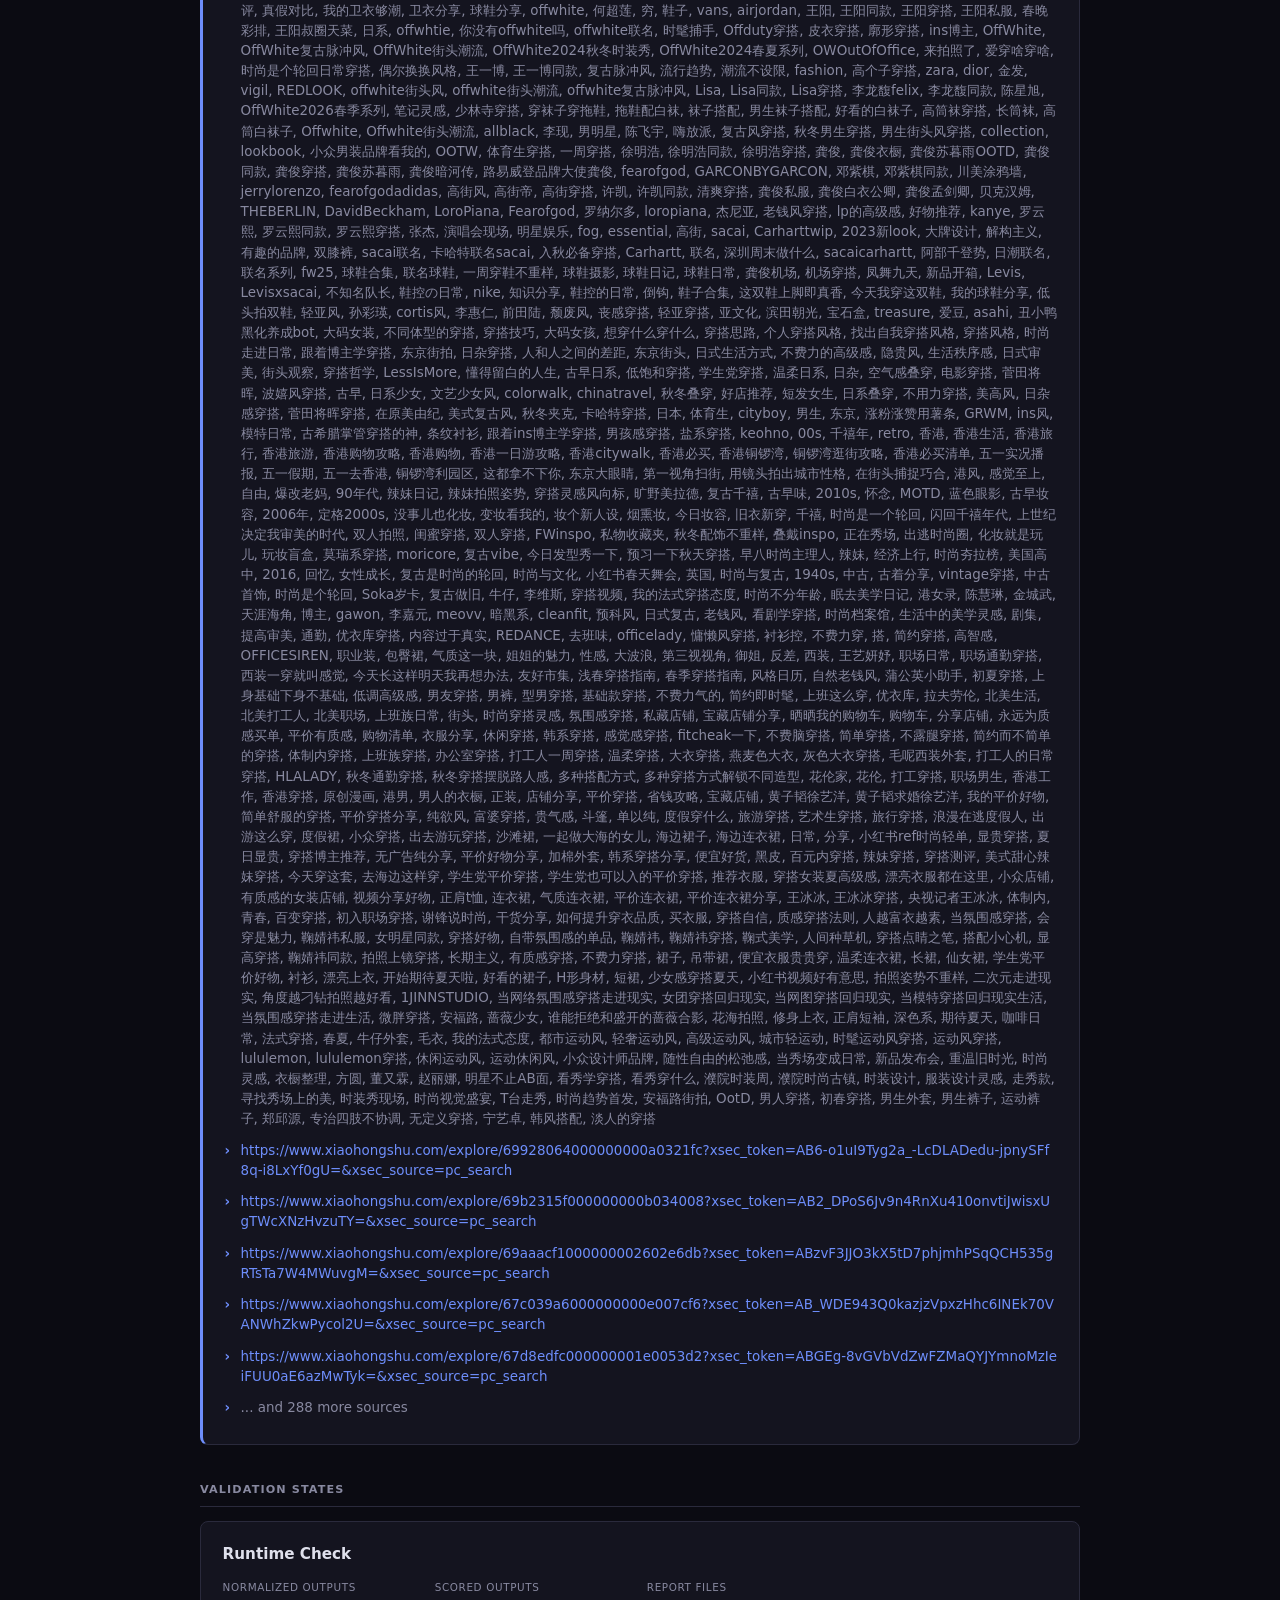
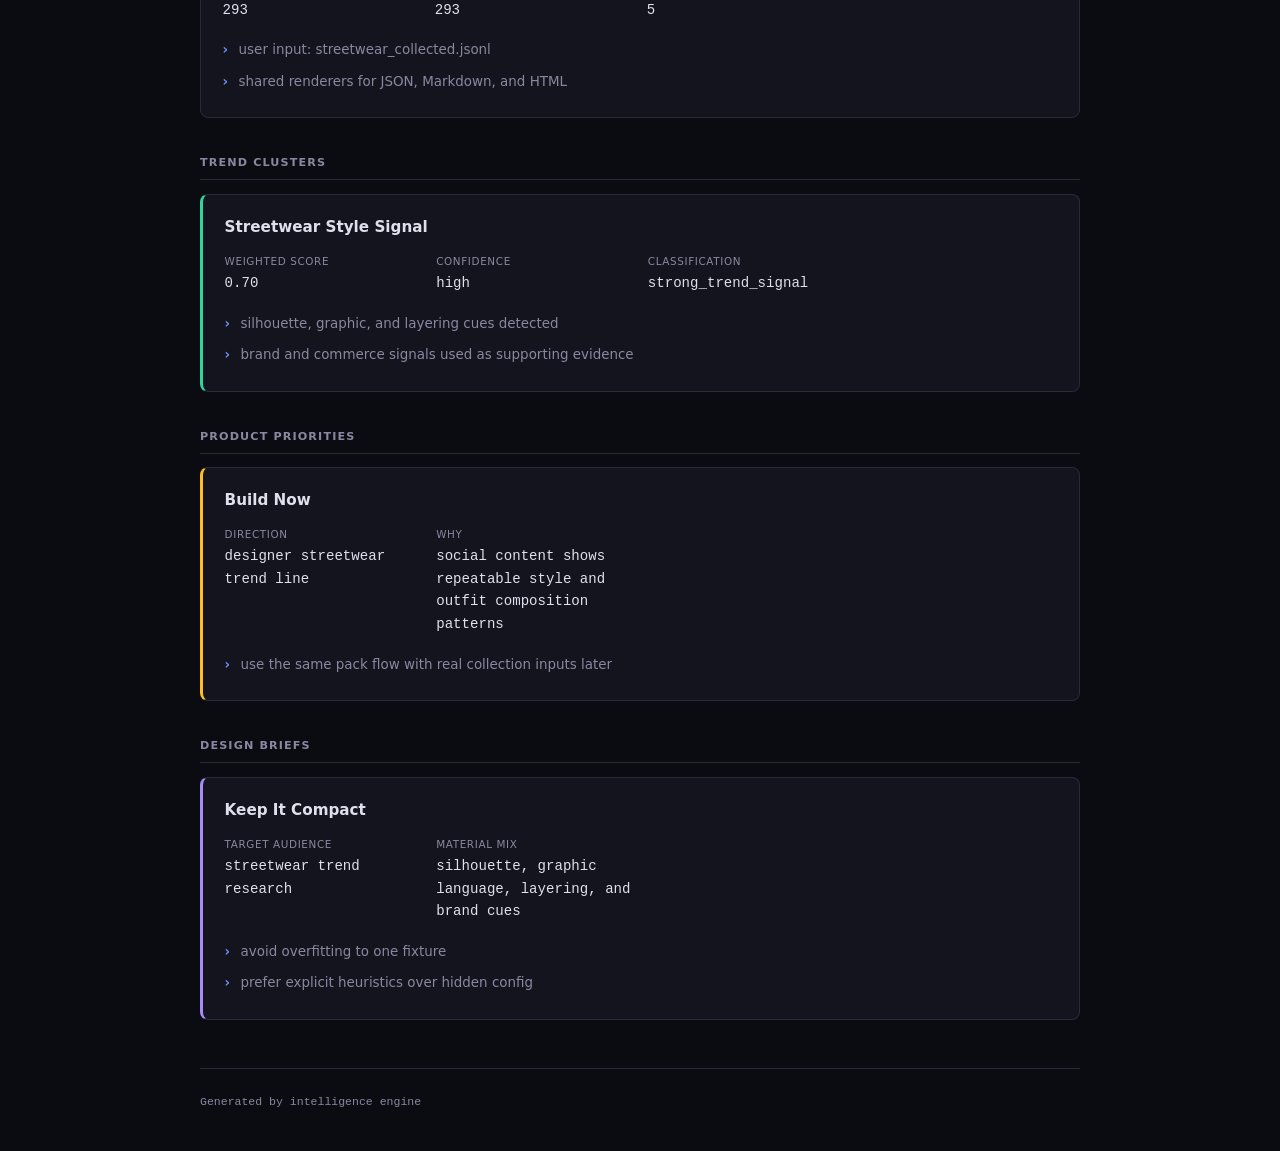
<file: examples/designer_streetwear/real_pilot/output/report.html>
<!doctype html>
<html lang="en">
<head>
  <meta charset="utf-8">
  <meta name="viewport" content="width=device-width, initial-scale=1">
  <title>Designer Streetwear Pack Report</title>
  <style>
    :root {
      --bg: #0b0b12;
      --surface: #14141f;
      --surface-raised: #1c1c2e;
      --border: #2a2a3c;
      --text: #dfe0ec;
      --text-muted: #8889a0;
      --accent: #6e8efb;
      --green: #34d399;
      --amber: #fbbf24;
      --red: #f87171;
      --purple: #a78bfa;
      --mono: 'SF Mono', 'Cascadia Code', 'Fira Code', 'Consolas', monospace;
      --sans: -apple-system, BlinkMacSystemFont, 'Segoe UI', system-ui, sans-serif;
    }
    *, *::before, *::after { margin: 0; padding: 0; box-sizing: border-box; }
    body { background: var(--bg); color: var(--text); font-family: var(--sans); line-height: 1.6; padding: 2.5rem 1.5rem; }
    main { max-width: 880px; margin: 0 auto; }

    /* Hero */
    .hero { padding-bottom: 2rem; margin-bottom: 2.5rem; border-bottom: 1px solid var(--border); }
    .hero h1 { font-size: 1.5rem; font-weight: 600; letter-spacing: -0.01em; margin-bottom: 0.5rem; }
    .hero .summary { color: var(--text-muted); font-size: 0.88rem; line-height: 1.55; margin-bottom: 1.25rem; }
    .score-bar { display: flex; gap: 0.6rem; flex-wrap: wrap; align-items: center; }
    .badge { display: inline-flex; align-items: center; padding: 0.3rem 0.7rem; border-radius: 5px; font-family: var(--mono); font-size: 0.78rem; font-weight: 500; white-space: nowrap; }
    .badge.score { background: var(--accent); color: #fff; font-size: 1.05rem; font-weight: 700; padding: 0.35rem 0.85rem; border-radius: 6px; }
    .badge.confidence { border: 1px solid var(--border); }
    .badge.confidence-high { background: rgba(52,211,153,0.12); color: var(--green); border-color: rgba(52,211,153,0.4); }
    .badge.confidence-medium { background: rgba(251,191,36,0.12); color: var(--amber); border-color: rgba(251,191,36,0.4); }
    .badge.confidence-low { background: rgba(248,113,113,0.12); color: var(--red); border-color: rgba(248,113,113,0.4); }
    .badge.classification { background: var(--surface-raised); color: var(--text-muted); border: 1px solid var(--border); }

    /* Sections */
    .report-section { margin-bottom: 2.25rem; }
    .report-section h2 { font-size: 0.7rem; text-transform: uppercase; letter-spacing: 0.1em; color: var(--text-muted); margin-bottom: 0.85rem; padding-bottom: 0.45rem; border-bottom: 1px solid var(--border); }

    /* Cards */
    .card { background: var(--surface); border: 1px solid var(--border); border-radius: 8px; padding: 1.25rem 1.35rem; margin-bottom: 0.65rem; }
    .card h3 { font-size: 0.95rem; font-weight: 600; margin-bottom: 0.85rem; }

    /* Field grid */
    .field-grid { display: grid; grid-template-columns: repeat(auto-fill, minmax(180px, 1fr)); gap: 0.85rem; }
    .field-grid:not(:empty) { margin-bottom: 0.85rem; }
    .field { display: flex; flex-direction: column; gap: 0.15rem; }
    .field .label { font-size: 0.65rem; text-transform: uppercase; letter-spacing: 0.06em; color: var(--text-muted); }
    .field .value { font-family: var(--mono); font-size: 0.88rem; }

    /* Bullets */
    .bullets { list-style: none; padding: 0; }
    .bullets li { padding: 0.35rem 0 0.35rem 1rem; position: relative; font-size: 0.84rem; color: var(--text-muted); line-height: 1.5; }
    .bullets li::before { content: '\203A'; position: absolute; left: 0; color: var(--accent); font-weight: 600; }
    .bullets a { color: var(--accent); text-decoration: none; word-break: break-all; }
    .bullets a:hover { text-decoration: underline; }

    /* Section accents */
    .evidence-buckets .card { border-left: 3px solid var(--accent); }
    .trend-clusters .card { border-left: 3px solid var(--green); }
    .product-priorities .card { border-left: 3px solid var(--amber); }
    .design-briefs .card { border-left: 3px solid var(--purple); }

    /* Footer */
    .report-footer { margin-top: 3rem; padding-top: 1.5rem; border-top: 1px solid var(--border); color: var(--text-muted); font-size: 0.72rem; font-family: var(--mono); }

    @media (max-width: 640px) {
      body { padding: 1.25rem 1rem; }
      .field-grid { grid-template-columns: 1fr 1fr; }
      .hero h1 { font-size: 1.25rem; }
    }
  </style>
</head>
<body>
  <main>
    <header class="hero">
      <h1>Designer Streetwear Pack Report</h1>
      <p class="summary">Designer Streetwear pack processed 293 MediaCrawler samples from streetwear_collected.jsonl and produced a compact research report. The top signal scored 0.70 with high confidence.</p>
      <div class="score-bar"><span class="badge score">0.70</span><span class="badge confidence confidence-high">high</span><span class="badge classification">strong_trend_signal</span></div>
    </header>
    <section class="report-section evidence-buckets"><h2>Evidence Buckets</h2><div class="card"><h3>Input Coverage</h3><div class="field-grid"><div class="field"><span class="label">sample count</span><span class="value">293</span></div><div class="field"><span class="label">source</span><span class="value">mediacrawler</span></div><div class="field"><span class="label">input</span><span class="value">streetwear_collected.jsonl</span></div></div><ul class="bullets"><li>日潮品牌质量做工个人分享</li><li>tags: 上海街拍, 潮流POV, 小红书时装周群聊, 街拍穿搭, 街头穿搭, 每天一个穿搭灵感, 城市氛围感穿搭, 过年穿搭, 新年快乐, 穿搭灵感, 街头摄影, 街拍, 给陌生人拍照, 我的摄影日记, 街拍美女, 人像摄影, 时尚街拍, 气质美女, 春季穿搭, 原相机测评, 真实测评, 通勤穿搭, 当网络穿搭回归现实, 当氛围感穿搭走进现实生活, 同一件衣服妆前妆后, 素颜穿搭, 女装测评, 路人视角, 拒绝穿搭焦虑, 梨形穿搭, 当博主穿搭回归现实, 梨形身材, 上海citywalk, 肌肉女生, 见人不如健身, 女性力量, 滑板风穿搭, 搭配, 隨機穿搭挑戰, 生活line, 春天開幕式, 今天穿什么香, ootd, 如何时髦入冬, 冬季穿搭, 秋冬穿搭, 中性风, 中性风穿搭, 潮流穿搭入侵, 女孩子帅起来, 人类高质量穿搭, 穿搭博主, 广州, 东山口, 穿搭, 街访, 中国, samwongsx, samwong, 街头访问, fyp, Softcore, 时髦主理人, 柔系美式, 世界潮流地图, CORTIS风, ootdinspo, RedFaceOfFashion100, 2025回顾我的主理人时刻, cortis, 反季节穿搭, 搞笑, 马丁, 穷鬼美女的秘密bot, 穿搭分享, 搭配参考, 普通人的变美思路, 帅气女生, 中性风妆容, 日常穿搭, 王博雨的穿搭, BOYU, 模特, 不一样的情侣装, 情侣, 街头氛围感, Ootd, 今天穿什么, outfit, 超会穿企划, 高级感穿搭, 小红书RFL时尚轻单, 时尚, 我的2025, 2000s, 经济上行的美, y2k, 站姐, 站姐拍照, 明星街拍, inmyfeelings, 情侣穿搭, fitcheck, 一周穿搭合辑, 明星同款, 明星私服, 大s, pov, 男生穿搭, 夏季穿搭, 穿搭回归现实, 真实穿搭, 网络vs现实, 有效穿搭, 上海, 潮人, 潮流, 抽象, citywalk, 每日穿搭, martin, kpop, 审美, 狂飙, 潮牌, 高启强, 潮流穿搭, 设计, 忧郁的富二代, erd, 秀场, 走秀, 设计师品牌, 朋克, 我的日常, 伦敦生活, 伦敦, 记录日常生活里的快乐瞬间, stussy, 小红书rfl时尚清单, 翻红吧衣橱, 美式男孩, 美式穿搭, 街头采访, goodbai, clot, 白敬亭, 陈冠希, 陈伟霆, 时尚焕新企划, 潮牌穿搭, 明星潮牌, TEAMWANG, GOODBAI, cannotwait, studioconcrete, 小众潮牌, 穿搭合集, 夏日穿搭, flowfit, 甜茶, 克罗心, thugclub, 贾斯汀比伯, travisscott, 男士穿搭, 男装, 土到极致就是潮, 男生变帅, 提升衣品, 提升衣品穿搭法, 时髦单品, 时尚博主都这么穿, 运动少女, ins博主穿搭, 新复古回潮, 时尚主理人, DRK, vlog, 小个子穿搭, 矮个子穿搭, 显高显瘦显腿长, t恤, bape, bape迷彩, 生活美学, 潮牌男女同款, 秋季男士外套, 品质男装, 男冬季外套, personsoul, 原创设计师品牌, ootd每日穿搭, 美式复古, 牛仔裤, 卫衣, 秋冬卫衣, makemore, 复古丹宁美学, 加绒卫衣, 不斩男但一定斩女, 无性别穿搭, 短袖, 夏季短袖, 短袖T恤, 短袖分享, 重磅短袖, bnsu本述, 慵懒感穿搭, oversize穿搭, BNSUSDO本述, 松弛感穿搭, 小众风格服装店, 极简穿搭, 简单干净的穿搭, 男装店铺, 廓系穿搭, 宽松慵懒感, 七分裤, 早秋穿搭, 大t恤, 显瘦穿搭, 夏季短袖穿搭, 宽松短袖, 5g入夏, 夏天穿搭, 短袖衬衣, 百搭T恤, T恤就该这么穿, 宽松显瘦短袖衬衫, hiphop, 潮流显眼包, oversize, 街舞穿搭, 我的年度18图, 年度穿搭总结, 少年感穿搭, 干净穿搭, 一周穿搭不重样, 尝试一个新look, 一周穿不重样, 一月穿搭不重样, 潮流街拍snap, 2024年度总结, 穿搭抄作业, 廓系博赛风, 时髦, ins, grwm, 浅春系, 小孩姐, 不费力气的穿撘, 早春穿搭, 嘻哈少年风, 彩色穿搭, cozyfit穿搭, 流行, SFNT, TizzyT, Oversize, 看con计划, 浅春系穿搭, 花里胡哨元素穿搭, 多巴胺配色, 大长腿, 马甲线, 健身穿搭, 运动风, 女大学生, hypecity, 马来西亚潮牌, 马来西亚男生穿搭, 马来西亚潮牌店, oversized穿搭, T恤塞法, 男生T恤穿搭, 潮男穿搭指南, 浅浅的期待一下秋冬, 格雷系穿搭, 灰色卫衣, 三叶草, 秀场直击, ai, 黄黑皮, 防晒外套, 下衣失踪, 短袖穿搭, EZEK, JIKOO, Champion, Champion短袖, 品牌分享, 美式复古穿搭, 潮人穿搭, 卫衣穿搭, 素材, 无性别风, oc, 潮流时尚猎手, 懒人穿搭攻略, 审美积累, 韩国小众品牌, 宽松版型, 中性风格, 叠穿, 春夏穿搭, 卡哈特, 古着, vintage, 工装, carhartt, 阿美咔叽, 底特律夹克, 吴昕, 时尚穿搭, 女明星, 吴昕小红书直播, 艺术感穿搭, 2024小红书时尚趋势, 裙裤叠叠乐, 颜值, 全智贤, 斩女, 夏日辣妹, 不费力工装风, 潮流档案库, 工装档案, 交换春天, 心动浅春系, 小红书早春衣橱, streetstyle, streetsnap, streetwear, zhhhhhelio, 松弛感, 博主穿搭, 扫街, 素人穿搭, 美女, 帅哥, 帅哥美女, 靓女, 靓女出街, 跟着时尚博主学穿搭, 时尚模范生, boxyfit, 小八, 王悦伊, 腻腻nini, 氧气了没, 蒜贝, 何慧香, 你好竹子, 风格日记, 女生帅起来, 少年感, 工装穿搭, 打工人的一周穿搭, 我的上班通勤穿搭, 范冰冰, 跟着明星学穿搭, 明星穿搭回归现实, 早春穿什么, 工装风, 冲锋衣穿搭, 骆驼冲锋衣, 年轻人的第一件冲锋衣, 闪回千禧年, 时代的眼泪, 小红书时尚编辑部, senstreet, 小红书市集春上新, 时尚是轮回, 遮胯显瘦裤子, 深卡其色裤子, 卡其色裤子梨形身材, 工装短裤, 工装裤, 工装短裙, 裤子, 裤子推荐, 氛围感, 腰臀比, 踏青, 赴一场春天的约, 春日踏青, 旅行, 生活, 复古穿搭, 气质穿搭, 欧美帅哥, 女明星私服, 女明星穿搭, 穿出自己的风格, OOTD穿搭分享, 明星资讯, 周也, 周也同款, 大学生穿搭, 周也冷脸美女, 侯明昊周也, 秋季穿搭, 工装夹克, 男友风穿搭, cleanfit简单出门, 安乾镐, 男明星穿搭, 今日穿搭, 职场女性, 西装定制, 工装定制, 工作服定制, 职场穿搭, 明星同款时尚单品, 安宥真, 安宥真同款, 安宥真yujin, 安宥真短发, 安宥真ive, ive安宥真, ive, 今年N个漂亮时刻, 一裤多搭, 学生党, 工装裤穿搭, 黑色工装裤, 显瘦神裤, carharttwip, 日系穿搭, 工装狠人, 休闲工装风, 日潮穿搭, 工友报到, 工装女孩, 不简单的工装风, 工装裙, 紫色穿搭, 设计感穿搭, 小众设计, Cityboy, 工作服, 工作服设计, 韩国穿搭, 工作服设计定制, 餐饮设计, 工服定制, ins风穿搭, CORTIS, 赵雨凡, 金主训, MARTIN, 严成玹, 时髦录客, 机能风, 色彩搭配, 配色分享, 高级感配色, 配色灵感, remake, 古着爱好者, 音乐节显眼穿搭, 球衣穿搭, 街头风怎么穿, 未来机能风, 开春穿搭, 街头潮流指南, 小众球鞋分享, 复古, 美拉德, 废土风, 秋冬, 时尚资讯, 潮流趋势, 服装设计, 潮流资讯分享, 明星穿搭, 欧阳娜娜, 欧阳娜娜同款, 李龙馥, 苏翊鸣, 邵雨琪, F1, F1穿搭, 上海F1大奖赛, 观赛穿搭, celerAI, ai教程, eva, 新世纪福音战士, 明日香, 绫波丽, 渚薰, 机械姬, 未来风穿搭, Jennie穿搭, 舞台风穿搭, 甜酷辣妹, Y2K千禧风, 暗黑系穿搭, 小个子显高, 梨形救星, 腰臀比优化, 音乐节造型, 春日秀场, 机能感穿搭, 夹克, 高跟鞋, 苹果, 顶男创造营, ALPHABOY, 潮流REDVibe, 秋日时髦尖子生, 潮流猎手, 城市机能风穿搭, 街头潮流风格, 城市户外风, 阿迪达斯先锋运动, 服装测评, 王鹤棣同款, 王鹤棣坐直升机出场, 王鹤棣穿搭, 王鹤棣私服, 向全世界安利王鹤棣, 跟着王鹤棣学穿搭, 美式复古工装裤, 背心, 背心男, 马甲, 马甲搭配, 坎肩, 无袖背心, 王鹤棣, 三叶草穿搭, 运动时尚, OOTD, 三叶草女孩, 运动时尚风, 时尚运动风, 潮流运动风, 杨超越, 杨超越同款, 建模脸, 液态银, 机能风穿搭, 今天这样穿搭, 外卖, 忍者, 時裝, 耐克ACG, 潮流艺术, 盲盒, 盲盒开箱, 福袋, 福袋开箱, supreme, supreme上海, 滑板女孩, 购物开箱, 购物分享, 时尚风格图鉴, 开箱, 电子榨菜, 我的开箱Vlog, 潮流单品, 拆箱分享, supreme新品, Supreme, supreme联名, 首尔逛街, 韩国购物分享, 什么值得买, gentlemonster, wigglewiggle, gramicci, andwander, snowpeak, kodak, 100086, expensivetaste, 潮流POI, 潮流薯, 球鞋, 我的开箱日常, 种草, 推给有品味的人, 一买一个不吱声, INSULAiRE, visvim, 18east, AimeLeonDore, 好物分享, supreme30周年, 潮流视频猎手, 开箱视频, kidsuper, 乐透人生, chromehearts, namesake, birthofroyalchild, 首尔购物, openyy, balenciaga, heaven, vaquera, Randomevent, supreme25, 天野健, 擎天柱g1, 变形金刚7, 宿铎, 小红薯队长, 谁穿谁帅气, 随机开箱, 礼物, teamrdet, Supreme上海, Supreme25FW, Supreme新品, Supreme联名, 外套, 外套推荐, 早春外套, 波点, 外套分享, 潮流online, 美式复古短袖, 黑色短袖, bape鲨鱼, bape猿人头, bape短袖, 开箱测评, 辣妹风, 新衣试穿, 卫衣外套, 潮牌卫衣, 学生党平价卫衣, 美式复古卫衣, 卫衣测评, 帅气卫衣, 潮流黑市, 我的潮流私藏, 记录吧就现在, 山系, 小众品牌, 潮流品牌, 日潮, 我最爱的服装品牌, Bape, Bape鲨鱼外套, it, 生活Vlog, 日本潮牌, BapebabyMilo, 日本Bape, 双拼色鲨鱼外套, BAPE, bape外套, bape迷彩外套, 不潮不出门, 鲨鱼外套, 连帽外套, 迷彩, bape鲨鱼外套, Adidas, adidas, 语音问就有活人答案, 有事就问小红书, 我和我的春节, 投稿冲刺, bape鲨鱼头, bape联名, adidas三叶草bape联名, 潮牌推荐, 衣服推荐, 粉色控, 穿搭bot, 纯分享, 学生党外套, 每天认识一个品牌, aape, 猿人头, 国潮, Bape外套, 测评, 真假对比, 我的卫衣够潮, 卫衣分享, 球鞋分享, offwhite, 何超莲, 穷, 鞋子, vans, airjordan, 王阳, 王阳同款, 王阳穿搭, 王阳私服, 春晚彩排, 王阳叔圈天菜, 日系, offwhtie, 你没有offwhite吗, offwhite联名, 时髦捕手, Offduty穿搭, 皮衣穿搭, 廓形穿搭, ins博主, OffWhite, OffWhite复古脉冲风, OffWhite街头潮流, OffWhite2024秋冬时装秀, OffWhite2024春夏系列, OWOutOfOffice, 来拍照了, 爱穿啥穿啥, 时尚是个轮回日常穿搭, 偶尔换换风格, 王一博, 王一博同款, 复古脉冲风, 流行趋势, 潮流不设限, fashion, 高个子穿搭, zara, dior, 金发, vigil, REDLOOK, offwhite街头风, offwhite街头潮流, offwhite复古脉冲风, Lisa, Lisa同款, Lisa穿搭, 李龙馥felix, 李龙馥同款, 陈星旭, OffWhite2026春季系列, 笔记灵感, 少林寺穿搭, 穿袜子穿拖鞋, 拖鞋配白袜, 袜子搭配, 男生袜子搭配, 好看的白袜子, 高筒袜穿搭, 长筒袜, 高筒白袜子, Offwhite, Offwhite街头潮流, allblack, 李现, 男明星, 陈飞宇, 嗨放派, 复古风穿搭, 秋冬男生穿搭, 男生街头风穿搭, collection, lookbook, 小众男装品牌看我的, OOTW, 体育生穿搭, 一周穿搭, 徐明浩, 徐明浩同款, 徐明浩穿搭, 龚俊, 龚俊衣橱, 龚俊苏暮雨OOTD, 龚俊同款, 龚俊穿搭, 龚俊苏暮雨, 龚俊暗河传, 路易威登品牌大使龚俊, fearofgod, GARCONBYGARCON, 邓紫棋, 邓紫棋同款, 川美涂鸦墙, jerrylorenzo, fearofgodadidas, 高街风, 高街帝, 高街穿搭, 许凯, 许凯同款, 清爽穿搭, 龚俊私服, 龚俊白衣公卿, 龚俊孟剑卿, 贝克汉姆, THEBERLIN, DavidBeckham, LoroPiana, Fearofgod, 罗纳尔多, loropiana, 杰尼亚, 老钱风穿搭, lp的高级感, 好物推荐, kanye, 罗云熙, 罗云熙同款, 罗云熙穿搭, 张杰, 演唱会现场, 明星娱乐, fog, essential, 高街, sacai, Carharttwip, 2023新look, 大牌设计, 解构主义, 有趣的品牌, 双膝裤, sacai联名, 卡哈特联名sacai, 入秋必备穿搭, Carhartt, 联名, 深圳周末做什么, sacaicarhartt, 阿部千登势, 日潮联名, 联名系列, fw25, 球鞋合集, 联名球鞋, 一周穿鞋不重样, 球鞋摄影, 球鞋日记, 球鞋日常, 龚俊机场, 机场穿搭, 凤舞九天, 新品开箱, Levis, Levisxsacai, 不知名队长, 鞋控の日常, nike, 知识分享, 鞋控的日常, 倒钩, 鞋子合集, 这双鞋上脚即真香, 今天我穿这双鞋, 我的球鞋分享, 低头拍双鞋, 轻亚风, 孙彩瑛, cortis风, 李惠仁, 前田陆, 颓废风, 丧感穿搭, 轻亚穿搭, 亚文化, 滨田朝光, 宝石盒, treasure, 爱豆, asahi, 丑小鸭黑化养成bot, 大码女装, 不同体型的穿搭, 穿搭技巧, 大码女孩, 想穿什么穿什么, 穿搭思路, 个人穿搭风格, 找出自我穿搭风格, 穿搭风格, 时尚走进日常, 跟着博主学穿搭, 东京街拍, 日杂穿搭, 人和人之间的差距, 东京街头, 日式生活方式, 不费力的高级感, 隐贵风, 生活秩序感, 日式审美, 街头观察, 穿搭哲学, LessIsMore, 懂得留白的人生, 古早日系, 低饱和穿搭, 学生党穿搭, 温柔日系, 日杂, 空气感叠穿, 电影穿搭, 菅田将晖, 波嬉风穿搭, 古早, 日系少女, 文艺少女风, colorwalk, chinatravel, 秋冬叠穿, 好店推荐, 短发女生, 日系叠穿, 不用力穿搭, 美高风, 日杂感穿搭, 菅田将晖穿搭, 在原美由纪, 美式复古风, 秋冬夹克, 卡哈特穿搭, 日本, 体育生, cityboy, 男生, 东京, 涨粉涨赞用薯条, GRWM, ins风, 模特日常, 古希腊掌管穿搭的神, 条纹衬衫, 跟着ins博主学穿搭, 男孩感穿搭, 盐系穿搭, keohno, 00s, 千禧年, retro, 香港, 香港生活, 香港旅行, 香港旅游, 香港购物攻略, 香港购物, 香港一日游攻略, 香港citywalk, 香港必买, 香港铜锣湾, 铜锣湾逛街攻略, 香港必买清单, 五一实况播报, 五一假期, 五一去香港, 铜锣湾利园区, 这都拿不下你, 东京大眼睛, 第一视角扫街, 用镜头拍出城市性格, 在街头捕捉巧合, 港风, 感觉至上, 自由, 爆改老妈, 90年代, 辣妹日记, 辣妹拍照姿势, 穿搭灵感风向标, 旷野美拉德, 复古千禧, 古早味, 2010s, 怀念, MOTD, 蓝色眼影, 古早妆容, 2006年, 定格2000s, 没事儿也化妆, 变妆看我的, 妆个新人设, 烟熏妆, 今日妆容, 旧衣新穿, 千禧, 时尚是一个轮回, 闪回千禧年代, 上世纪决定我审美的时代, 双人拍照, 闺蜜穿搭, 双人穿搭, FWinspo, 私物收藏夹, 秋冬配饰不重样, 叠戴inspo, 正在秀场, 出逃时尚圈, 化妆就是玩儿, 玩妆盲盒, 莫瑞系穿搭, moricore, 复古vibe, 今日发型秀一下, 预习一下秋天穿搭, 早八时尚主理人, 辣妹, 经济上行, 时尚夯拉榜, 美国高中, 2016, 回忆, 女性成长, 复古是时尚的轮回, 时尚与文化, 小红书春天舞会, 英国, 时尚与复古, 1940s, 中古, 古着分享, vintage穿搭, 中古首饰, 时尚是个轮回, Soka岁卡, 复古做旧, 牛仔, 李维斯, 穿搭视频, 我的法式穿搭态度, 时尚不分年龄, 眠去美学日记, 港女录, 陈慧琳, 金城武, 天涯海角, 博主, gawon, 李嘉元, meovv, 暗黑系, cleanfit, 预科风, 日式复古, 老钱风, 看剧学穿搭, 时尚档案馆, 生活中的美学灵感, 剧集, 提高审美, 通勤, 优衣库穿搭, 内容过于真实, REDANCE, 去班味, officelady, 慵懒风穿搭, 衬衫控, 不费力穿, 搭, 简约穿搭, 高智感, OFFICESIREN, 职业装, 包臀裙, 气质这一块, 姐姐的魅力, 性感, 大波浪, 第三视视角, 御姐, 反差, 西装, 王艺妍妤, 职场日常, 职场通勤穿搭, 西装一穿就叫感觉, 今天长这样明天我再想办法, 友好市集, 浅春穿搭指南, 春季穿搭指南, 风格日历, 自然老钱风, 蒲公英小助手, 初夏穿搭, 上身基础下身不基础, 低调高级感, 男友穿搭, 男裤, 型男穿搭, 基础款穿搭, 不费力气的, 简约即时髦, 上班这么穿, 优衣库, 拉夫劳伦, 北美生活, 北美打工人, 北美职场, 上班族日常, 街头, 时尚穿搭灵感, 氛围感穿搭, 私藏店铺, 宝藏店铺分享, 晒晒我的购物车, 购物车, 分享店铺, 永远为质感买单, 平价有质感, 购物清单, 衣服分享, 休闲穿搭, 韩系穿搭, 感觉感穿搭, fitcheak一下, 不费脑穿搭, 简单穿搭, 不露腿穿搭, 简约而不简单的穿搭, 体制内穿搭, 上班族穿搭, 办公室穿搭, 打工人一周穿搭, 温柔穿搭, 大衣穿搭, 燕麦色大衣, 灰色大衣穿搭, 毛呢西装外套, 打工人的日常穿搭, HLALADY, 秋冬通勤穿搭, 秋冬穿搭摆脱路人感, 多种搭配方式, 多种穿搭方式解锁不同造型, 花伦家, 花伦, 打工穿搭, 职场男生, 香港工作, 香港穿搭, 原创漫画, 港男, 男人的衣橱, 正装, 店铺分享, 平价穿搭, 省钱攻略, 宝藏店铺, 黄子韬徐艺洋, 黄子韬求婚徐艺洋, 我的平价好物, 简单舒服的穿搭, 平价穿搭分享, 纯欲风, 富婆穿搭, 贵气感, 斗篷, 单以纯, 度假穿什么, 旅游穿搭, 艺术生穿搭, 旅行穿搭, 浪漫在逃度假人, 出游这么穿, 度假裙, 小众穿搭, 出去游玩穿搭, 沙滩裙, 一起做大海的女儿, 海边裙子, 海边连衣裙, 日常, 分享, 小红书ref时尚轻单, 显贵穿搭, 夏日显贵, 穿搭博主推荐, 无广告纯分享, 平价好物分享, 加棉外套, 韩系穿搭分享, 便宜好货, 黑皮, 百元内穿搭, 辣妹穿搭, 穿搭测评, 美式甜心辣妹穿搭, 今天穿这套, 去海边这样穿, 学生党平价穿搭, 学生党也可以入的平价穿搭, 推荐衣服, 穿搭女装夏高级感, 漂亮衣服都在这里, 小众店铺, 有质感的女装店铺, 视频分享好物, 正肩t恤, 连衣裙, 气质连衣裙, 平价连衣裙, 平价连衣裙分享, 王冰冰, 王冰冰穿搭, 央视记者王冰冰, 体制内, 青春, 百变穿搭, 初入职场穿搭, 谢锋说时尚, 干货分享, 如何提升穿衣品质, 买衣服, 穿搭自信, 质感穿搭法则, 人越富衣越素, 当氛围感穿搭, 会穿是魅力, 鞠婧祎私服, 女明星同款, 穿搭好物, 自带氛围感的单品, 鞠婧祎, 鞠婧祎穿搭, 鞠式美学, 人间种草机, 穿搭点睛之笔, 搭配小心机, 显高穿搭, 鞠婧祎同款, 拍照上镜穿搭, 长期主义, 有质感穿搭, 不费力穿搭, 裙子, 吊带裙, 便宜衣服贵贵穿, 温柔连衣裙, 长裙, 仙女裙, 学生党平价好物, 衬衫, 漂亮上衣, 开始期待夏天啦, 好看的裙子, H形身材, 短裙, 少女感穿搭夏天, 小红书视频好有意思, 拍照姿势不重样, 二次元走进现实, 角度越刁钻拍照越好看, 1JINNSTUDIO, 当网络氛围感穿搭走进现实, 女团穿搭回归现实, 当网图穿搭回归现实, 当模特穿搭回归现实生活, 当氛围感穿搭走进生活, 微胖穿搭, 安福路, 蔷薇少女, 谁能拒绝和盛开的蔷薇合影, 花海拍照, 修身上衣, 正肩短袖, 深色系, 期待夏天, 咖啡日常, 法式穿搭, 春夏, 牛仔外套, 毛衣, 我的法式态度, 都市运动风, 轻奢运动风, 高级运动风, 城市轻运动, 时髦运动风穿搭, 运动风穿搭, lululemon, lululemon穿搭, 休闲运动风, 运动休闲风, 小众设计师品牌, 随性自由的松弛感, 当秀场变成日常, 新品发布会, 重温旧时光, 时尚灵感, 衣橱整理, 方圆, 董又霖, 赵丽娜, 明星不止AB面, 看秀学穿搭, 看秀穿什么, 濮院时装周, 濮院时尚古镇, 时装设计, 服装设计灵感, 走秀款, 寻找秀场上的美, 时装秀现场, 时尚视觉盛宴, T台走秀, 时尚趋势首发, 安福路街拍, OotD, 男人穿搭, 初春穿搭, 男生外套, 男生裤子, 运动裤子, 郑邱源, 专治四肢不协调, 无定义穿搭, 宁艺卓, 韩风搭配, 淡人的穿搭</li><li><a href="https://www.xiaohongshu.com/explore/69928064000000000a0321fc?xsec_token=AB6-o1uI9Tyg2a_-LcDLADedu-jpnySFf8q-i8LxYf0gU=&amp;xsec_source=pc_search" target="_blank" rel="noopener">https://www.xiaohongshu.com/explore/69928064000000000a0321fc?xsec_token=AB6-o1uI9Tyg2a_-LcDLADedu-jpnySFf8q-i8LxYf0gU=&amp;xsec_source=pc_search</a></li><li><a href="https://www.xiaohongshu.com/explore/69b2315f000000000b034008?xsec_token=AB2_DPoS6Jv9n4RnXu410onvtiJwisxUgTWcXNzHvzuTY=&amp;xsec_source=pc_search" target="_blank" rel="noopener">https://www.xiaohongshu.com/explore/69b2315f000000000b034008?xsec_token=AB2_DPoS6Jv9n4RnXu410onvtiJwisxUgTWcXNzHvzuTY=&amp;xsec_source=pc_search</a></li><li><a href="https://www.xiaohongshu.com/explore/69aaacf1000000002602e6db?xsec_token=ABzvF3JJO3kX5tD7phjmhPSqQCH535gRTsTa7W4MWuvgM=&amp;xsec_source=pc_search" target="_blank" rel="noopener">https://www.xiaohongshu.com/explore/69aaacf1000000002602e6db?xsec_token=ABzvF3JJO3kX5tD7phjmhPSqQCH535gRTsTa7W4MWuvgM=&amp;xsec_source=pc_search</a></li><li><a href="https://www.xiaohongshu.com/explore/67c039a6000000000e007cf6?xsec_token=AB_WDE943Q0kazjzVpxzHhc6INEk70VANWhZkwPycol2U=&amp;xsec_source=pc_search" target="_blank" rel="noopener">https://www.xiaohongshu.com/explore/67c039a6000000000e007cf6?xsec_token=AB_WDE943Q0kazjzVpxzHhc6INEk70VANWhZkwPycol2U=&amp;xsec_source=pc_search</a></li><li><a href="https://www.xiaohongshu.com/explore/67d8edfc000000001e0053d2?xsec_token=ABGEg-8vGVbVdZwFZMaQYJYmnoMzIeiFUU0aE6azMwTyk=&amp;xsec_source=pc_search" target="_blank" rel="noopener">https://www.xiaohongshu.com/explore/67d8edfc000000001e0053d2?xsec_token=ABGEg-8vGVbVdZwFZMaQYJYmnoMzIeiFUU0aE6azMwTyk=&amp;xsec_source=pc_search</a></li><li>... and 288 more sources</li></ul></div></section><section class="report-section validation-states"><h2>Validation States</h2><div class="card"><h3>Runtime Check</h3><div class="field-grid"><div class="field"><span class="label">normalized outputs</span><span class="value">293</span></div><div class="field"><span class="label">scored outputs</span><span class="value">293</span></div><div class="field"><span class="label">report files</span><span class="value">5</span></div></div><ul class="bullets"><li>user input: streetwear_collected.jsonl</li><li>shared renderers for JSON, Markdown, and HTML</li></ul></div></section><section class="report-section trend-clusters"><h2>Trend Clusters</h2><div class="card"><h3>Streetwear Style Signal</h3><div class="field-grid"><div class="field"><span class="label">weighted score</span><span class="value">0.70</span></div><div class="field"><span class="label">confidence</span><span class="value">high</span></div><div class="field"><span class="label">classification</span><span class="value">strong_trend_signal</span></div></div><ul class="bullets"><li>silhouette, graphic, and layering cues detected</li><li>brand and commerce signals used as supporting evidence</li></ul></div></section><section class="report-section product-priorities"><h2>Product Priorities</h2><div class="card"><h3>Build Now</h3><div class="field-grid"><div class="field"><span class="label">direction</span><span class="value">designer streetwear trend line</span></div><div class="field"><span class="label">why</span><span class="value">social content shows repeatable style and outfit composition patterns</span></div></div><ul class="bullets"><li>use the same pack flow with real collection inputs later</li></ul></div></section><section class="report-section design-briefs"><h2>Design Briefs</h2><div class="card"><h3>Keep It Compact</h3><div class="field-grid"><div class="field"><span class="label">target audience</span><span class="value">streetwear trend research</span></div><div class="field"><span class="label">material mix</span><span class="value">silhouette, graphic language, layering, and brand cues</span></div></div><ul class="bullets"><li>avoid overfitting to one fixture</li><li>prefer explicit heuristics over hidden config</li></ul></div></section>
    <footer class="report-footer">
      Generated by intelligence engine
    </footer>
  </main>
</body>
</html>
</file>
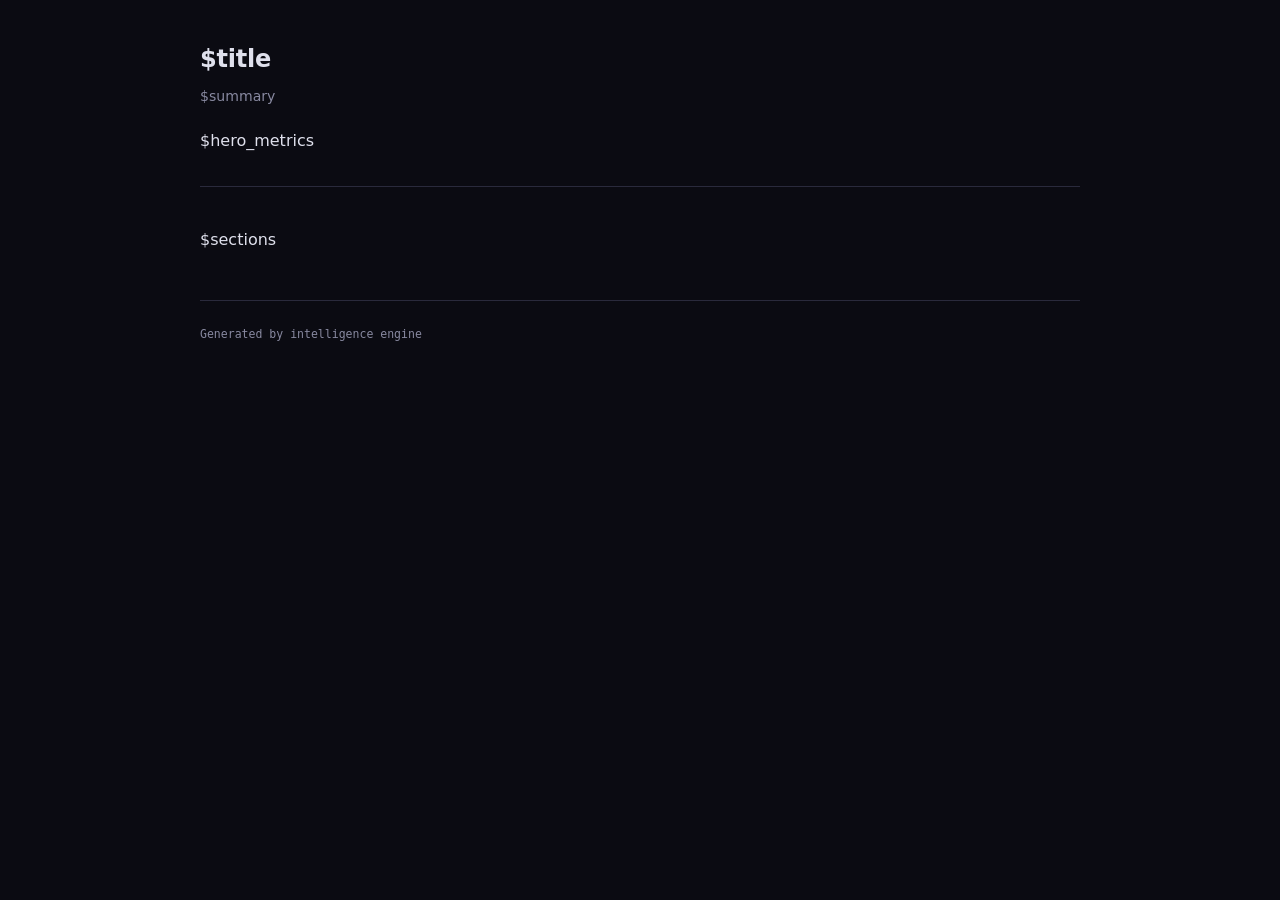
<file: src/intelligence/reporting/templates/report.html>
<!doctype html>
<html lang="en">
<head>
  <meta charset="utf-8">
  <meta name="viewport" content="width=device-width, initial-scale=1">
  <title>$title</title>
  <style>
    :root {
      --bg: #0b0b12;
      --surface: #14141f;
      --surface-raised: #1c1c2e;
      --border: #2a2a3c;
      --text: #dfe0ec;
      --text-muted: #8889a0;
      --accent: #6e8efb;
      --green: #34d399;
      --amber: #fbbf24;
      --red: #f87171;
      --purple: #a78bfa;
      --mono: 'SF Mono', 'Cascadia Code', 'Fira Code', 'Consolas', monospace;
      --sans: -apple-system, BlinkMacSystemFont, 'Segoe UI', system-ui, sans-serif;
    }
    *, *::before, *::after { margin: 0; padding: 0; box-sizing: border-box; }
    body { background: var(--bg); color: var(--text); font-family: var(--sans); line-height: 1.6; padding: 2.5rem 1.5rem; }
    main { max-width: 880px; margin: 0 auto; }

    /* Hero */
    .hero { padding-bottom: 2rem; margin-bottom: 2.5rem; border-bottom: 1px solid var(--border); }
    .hero h1 { font-size: 1.5rem; font-weight: 600; letter-spacing: -0.01em; margin-bottom: 0.5rem; }
    .hero .summary { color: var(--text-muted); font-size: 0.88rem; line-height: 1.55; margin-bottom: 1.25rem; }
    .score-bar { display: flex; gap: 0.6rem; flex-wrap: wrap; align-items: center; }
    .badge { display: inline-flex; align-items: center; padding: 0.3rem 0.7rem; border-radius: 5px; font-family: var(--mono); font-size: 0.78rem; font-weight: 500; white-space: nowrap; }
    .badge.score { background: var(--accent); color: #fff; font-size: 1.05rem; font-weight: 700; padding: 0.35rem 0.85rem; border-radius: 6px; }
    .badge.confidence { border: 1px solid var(--border); }
    .badge.confidence-high { background: rgba(52,211,153,0.12); color: var(--green); border-color: rgba(52,211,153,0.4); }
    .badge.confidence-medium { background: rgba(251,191,36,0.12); color: var(--amber); border-color: rgba(251,191,36,0.4); }
    .badge.confidence-low { background: rgba(248,113,113,0.12); color: var(--red); border-color: rgba(248,113,113,0.4); }
    .badge.classification { background: var(--surface-raised); color: var(--text-muted); border: 1px solid var(--border); }

    /* Sections */
    .report-section { margin-bottom: 2.25rem; }
    .report-section h2 { font-size: 0.7rem; text-transform: uppercase; letter-spacing: 0.1em; color: var(--text-muted); margin-bottom: 0.85rem; padding-bottom: 0.45rem; border-bottom: 1px solid var(--border); }

    /* Cards */
    .card { background: var(--surface); border: 1px solid var(--border); border-radius: 8px; padding: 1.25rem 1.35rem; margin-bottom: 0.65rem; }
    .card h3 { font-size: 0.95rem; font-weight: 600; margin-bottom: 0.85rem; }

    /* Field grid */
    .field-grid { display: grid; grid-template-columns: repeat(auto-fill, minmax(180px, 1fr)); gap: 0.85rem; }
    .field-grid:not(:empty) { margin-bottom: 0.85rem; }
    .field { display: flex; flex-direction: column; gap: 0.15rem; }
    .field .label { font-size: 0.65rem; text-transform: uppercase; letter-spacing: 0.06em; color: var(--text-muted); }
    .field .value { font-family: var(--mono); font-size: 0.88rem; }

    /* Bullets */
    .bullets { list-style: none; padding: 0; }
    .bullets li { padding: 0.35rem 0 0.35rem 1rem; position: relative; font-size: 0.84rem; color: var(--text-muted); line-height: 1.5; }
    .bullets li::before { content: '\203A'; position: absolute; left: 0; color: var(--accent); font-weight: 600; }
    .bullets a { color: var(--accent); text-decoration: none; word-break: break-all; }
    .bullets a:hover { text-decoration: underline; }

    /* Section accents */
    .evidence-buckets .card { border-left: 3px solid var(--accent); }
    .trend-clusters .card { border-left: 3px solid var(--green); }
    .product-priorities .card { border-left: 3px solid var(--amber); }
    .design-briefs .card { border-left: 3px solid var(--purple); }

    /* Footer */
    .report-footer { margin-top: 3rem; padding-top: 1.5rem; border-top: 1px solid var(--border); color: var(--text-muted); font-size: 0.72rem; font-family: var(--mono); }

    @media (max-width: 640px) {
      body { padding: 1.25rem 1rem; }
      .field-grid { grid-template-columns: 1fr 1fr; }
      .hero h1 { font-size: 1.25rem; }
    }
  </style>
</head>
<body>
  <main>
    <header class="hero">
      <h1>$title</h1>
      <p class="summary">$summary</p>
      $hero_metrics
    </header>
    $sections
    <footer class="report-footer">
      Generated by intelligence engine
    </footer>
  </main>
</body>
</html>
</file>
